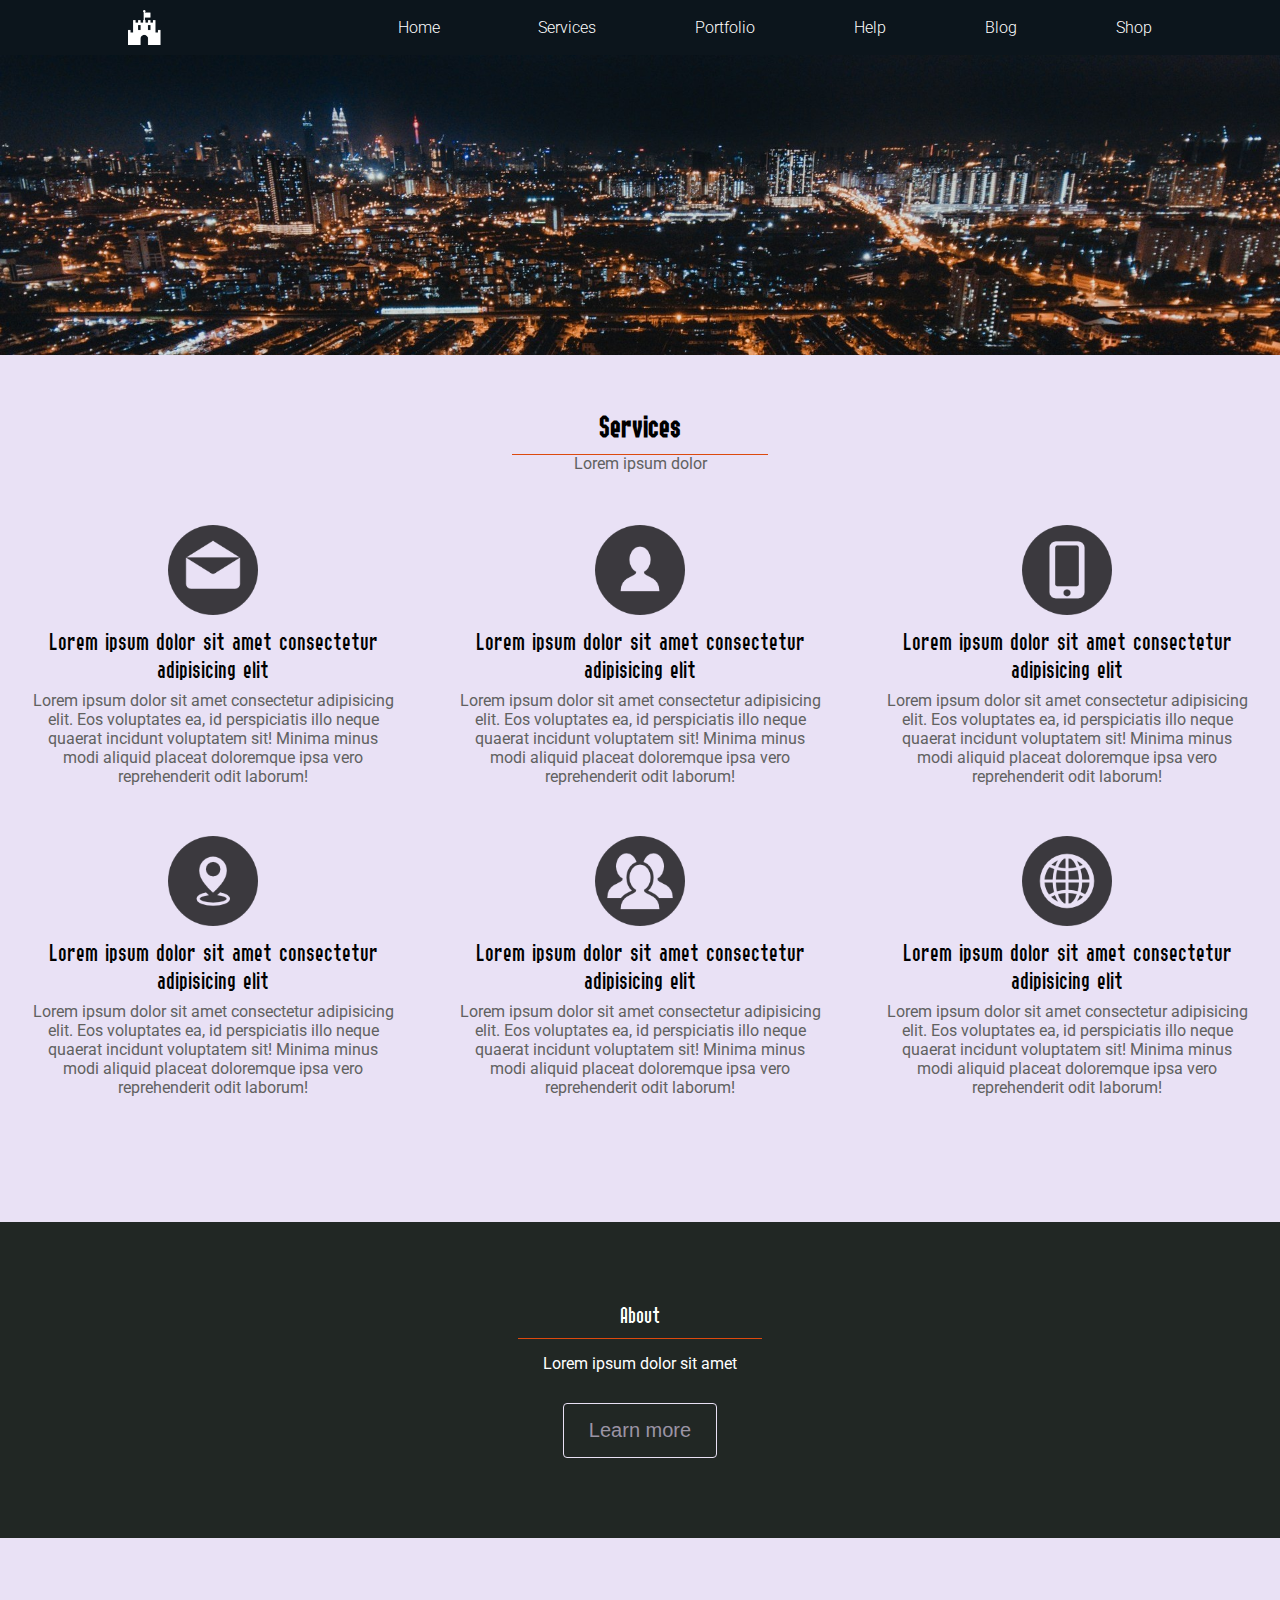
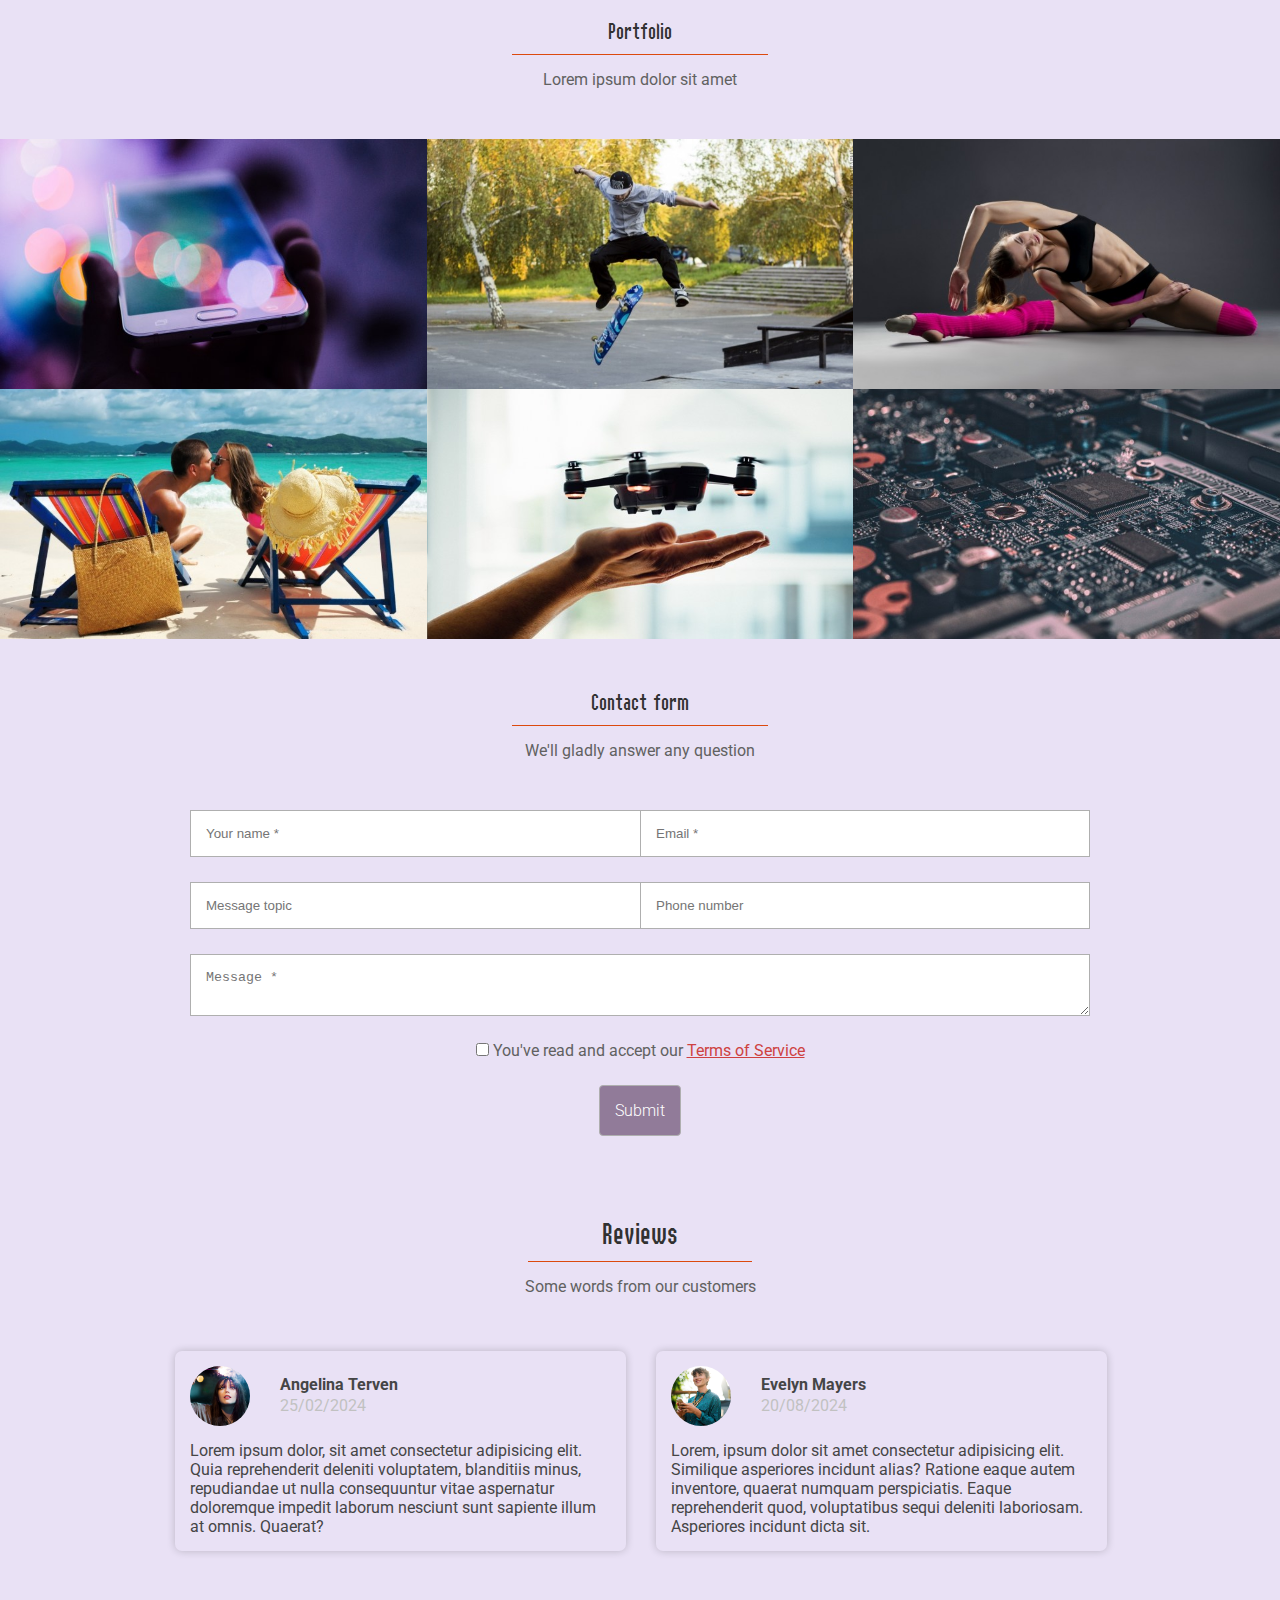
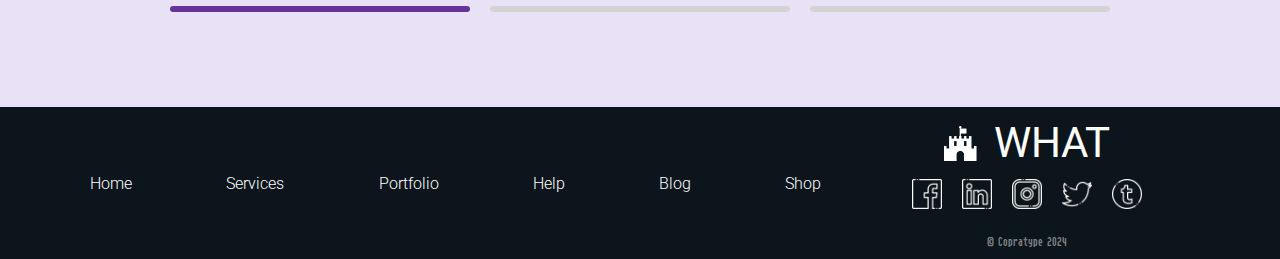
<file: index.html>
<!DOCTYPE html>
<html lang="en" dir="ltr">
    <head>
        <meta charset = "utf-8">

        <title>This is title</title>

        <link rel="stylesheet" type="text/css" href="css/style.css">
        <link rel="stylesheet" type="text/css" href="css/fonts.css">

        <link href="https://fonts.googleapis.com/css?family=Roboto:300,400,500&display=swap&subset=cyrillic" rel="stylesheet">

        <script src="https://code.jquery.com/jquery-3.5.1.min.js"></script>

        <script src="js/script.js"></script>
        <script src="js/popup.js"></script>

        <meta name="viewport" content="width=device-width, initial-scale=1">
        
    </head>
    <body>
        <header>
            <nav id="topNav">
                <img src="img/fort-icon.png" alt="">
                <ul class="menu">
                    <li><a href="index.html" class="menu-element" data-link="top" title="Home">Home</a></li>
                    <li><a href="#services" class="menu-element" data-link="services" title="Area?">Services</a></li>
                    <li><a href="gallery.html" class="menu-element" title="Free">Portfolio</a></li>
                    <li><a href="contacts.html" class="menu-element" title="Help">Help</a></li> 
                    <li><a href="blog.html" class="menu-element" title="Blog">Blog</a></li> 
                    <li><a href="shop.html" class="menu-element" title="Shop">Shop</a></li> 
                </ul>
                <div id="hamburger" class="icon">&#9776;</div>
            </nav>
        </header>
        <main>
            <section id="top">
                <img class="top-image" src="img/03.jpg" alt="">
            </section>
            <section class="services" id="services">
                <h1>Services</h1>
                <div class="delimiter">
                    <p>Lorem ipsum dolor</p>
                </div>
                <div class="services-container">
                    <div class="container-row">
                        <div class="row-item">
                            <img class="item-img" src="img/icon-1.png" alt="">
                            <h2>Lorem ipsum dolor sit amet consectetur adipisicing elit</h2>
                            <p>Lorem ipsum dolor sit amet consectetur adipisicing elit. Eos voluptates ea, id perspiciatis illo neque quaerat incidunt voluptatem sit! Minima minus modi aliquid placeat doloremque ipsa vero reprehenderit odit laborum!</p>
                        </div>
                        <div class="row-item">
                            <img class="item-img" src="img/icon-2.png" alt="">
                            <h2>Lorem ipsum dolor sit amet consectetur adipisicing elit</h2>
                            <p>Lorem ipsum dolor sit amet consectetur adipisicing elit. Eos voluptates ea, id perspiciatis illo neque quaerat incidunt voluptatem sit! Minima minus modi aliquid placeat doloremque ipsa vero reprehenderit odit laborum!</p>
                        </div>
                        <div class="row-item">
                            <img class="item-img" src="img/icon-3.png" alt="">
                            <h2>Lorem ipsum dolor sit amet consectetur adipisicing elit</h2>
                            <p>Lorem ipsum dolor sit amet consectetur adipisicing elit. Eos voluptates ea, id perspiciatis illo neque quaerat incidunt voluptatem sit! Minima minus modi aliquid placeat doloremque ipsa vero reprehenderit odit laborum!</p>
                        </div>
                        <div class="row-item">
                            <img class="item-img" src="img/icon-4.png" alt="">
                            <h2>Lorem ipsum dolor sit amet consectetur adipisicing elit</h2>
                            <p>Lorem ipsum dolor sit amet consectetur adipisicing elit. Eos voluptates ea, id perspiciatis illo neque quaerat incidunt voluptatem sit! Minima minus modi aliquid placeat doloremque ipsa vero reprehenderit odit laborum!</p>
                        </div>
                        <div class="row-item">
                            <img class="item-img" src="img/icon-5.png" alt="">
                            <h2>Lorem ipsum dolor sit amet consectetur adipisicing elit</h2>
                            <p>Lorem ipsum dolor sit amet consectetur adipisicing elit. Eos voluptates ea, id perspiciatis illo neque quaerat incidunt voluptatem sit! Minima minus modi aliquid placeat doloremque ipsa vero reprehenderit odit laborum!</p>
                        </div>
                        <div class="row-item">
                            <img class="item-img" src="img/icon-6.png" alt="">
                            <h2>Lorem ipsum dolor sit amet consectetur adipisicing elit</h2>
                            <p>Lorem ipsum dolor sit amet consectetur adipisicing elit. Eos voluptates ea, id perspiciatis illo neque quaerat incidunt voluptatem sit! Minima minus modi aliquid placeat doloremque ipsa vero reprehenderit odit laborum!</p>
                        </div>
                    </div>
                </div>
            </section>
            <section class="overlay black-back">
                <h2 class="main-title">About</h2>
                <div class="delimiter"></div>
                <p class="main-title-description">Lorem ipsum dolor sit amet</p>
                <button class="common-button" type="button" name="button">Learn more</button>
            </section>
            <section class="portfolio" id="portfolio">
                <h2 class="main-title">Portfolio</h2>
                <div class="delimiter"></div>
                <p class="main-title-description">Lorem ipsum dolor sit amet</p>
                <div class="portfolio-container">
                    <div class="portfolio-item" style="background-image: url('img/portfolio/img14.jpg')" data-src="img/portfolio/img14.jpg">
                        <div class="description-container">
                            <p class="portfolio-title">Lorem ipsum dolor</p>
                            <p class="portfolio-description">
                                Rem deleniti illo neque illum cum laboriosam ratione numquam iste animi quae cupiditate a quam,
                                architecto repellendus soluta tempora tenetur nesciunt temporibus?
                            </p>
                        </div>
                    </div>
                    <div class="portfolio-item" style="background-image: url('img/portfolio/img08.jpg')" data-src="img/portfolio/img08.jpg">
                        <div class="description-container">
                            <p class="portfolio-title">Lorem ipsum dolor</p>
                            <p class="portfolio-description">
                                Rem deleniti illo neque illum cum laboriosam ratione numquam iste animi quae cupiditate a quam,
                                architecto repellendus soluta tempora tenetur nesciunt temporibus?
                            </p>
                        </div>
                    </div>
                    <div class="portfolio-item" style="background-image: url('img/portfolio/img07.jpg')" data-src="img/portfolio/img07.jpg">
                        <div class="description-container">
                            <p class="portfolio-title">Lorem ipsum dolor</p>
                            <p class="portfolio-description">
                                Rem deleniti illo neque illum cum laboriosam ratione numquam iste animi quae cupiditate a quam,
                                architecto repellendus soluta tempora tenetur nesciunt temporibus?
                            </p>
                        </div>
                    </div>
                    <div class="portfolio-item" style="background-image: url('img/portfolio/img04.jpg')" data-src="img/portfolio/img04.jpg">
                        <div class="description-container">
                            <p class="portfolio-title">Lorem ipsum dolor</p>
                            <p class="portfolio-description">
                                Rem deleniti illo neque illum cum laboriosam ratione numquam iste animi quae cupiditate a quam,
                                architecto repellendus soluta tempora tenetur nesciunt temporibus?
                            </p>
                        </div>
                    </div>
                    <div class="portfolio-item" style="background-image: url('img/portfolio/img10.jpg')" data-src="img/portfolio/img10.jpg">
                        <div class="description-container">
                            <p class="portfolio-title">Lorem ipsum dolor</p>
                            <p class="portfolio-description">
                                Rem deleniti illo neque illum cum laboriosam ratione numquam iste animi quae cupiditate a quam,
                                architecto repellendus soluta tempora tenetur nesciunt temporibus?
                            </p>
                        </div>
                    </div>
                    <div class="portfolio-item" style="background-image: url('img/portfolio/img12.jpg')" data-src="img/portfolio/img12.jpg">
                        <div class="description-container">
                            <p class="portfolio-title">Lorem ipsum dolor</p>
                            <p class="portfolio-description">
                                Rem deleniti illo neque illum cum laboriosam ratione numquam iste animi quae cupiditate a quam,
                                architecto repellendus soluta tempora tenetur nesciunt temporibus?
                            </p>
                        </div>
                    </div>
                </div>
            </section>
            <section class="contact" id="contact">
                <h2 class="main-title">Contact form</h2>
                <div class="delimiter"></div>
                <p class="main-title-description">We'll gladly answer any question</p>
                <form id="contactform" method="post" action="contact.php" class="contact-form">
                    <input name="name" type="text" class="col" placeholder="Your name *" required>
                    <input name="email" type="email" class="col" placeholder="Email *" required>
                    <input name="theme" type="text" class="col" placeholder="Message topic">
                    <input name="phone" type="tel" class="col" placeholder="Phone number">
                    <textarea name="comment" class="row-col" placeholder="Message *" required></textarea>
                    <span class="row-col check">
                        <input id="accept" type="checkbox" class="" required>
                        <label for="accept">You've read and accept our
                            <a href="#">Terms of Service</a></label>
                    </span>
                    <input type="submit" id="submit" class="submit btn" placeholder="Send message">
                </form>
            </section>
            <section class="testimonials">
                <h1 class="main-title">Reviews</h1>
                <div class="delimiter"></div>
                <p class="main-title-description">Some words from our customers</p>
                <div class="testimonials-container">
                    <div class="testimonials-inner">
                        <div class="testimonials-card">
                            <div class="card-row">
                                <img class="card-img" src="img/testimonials/04.jpg" alt="">
                                <div class="card-head">
                                    <h4>Angelina Terven</h4>
                                    <span>25/02/2024</span>
                                </div>  
                            </div> 
                            <p>Lorem ipsum dolor, sit amet consectetur adipisicing elit. Quia reprehenderit deleniti voluptatem, blanditiis minus, repudiandae ut nulla consequuntur vitae aspernatur doloremque impedit laborum nesciunt sunt sapiente illum at omnis. Quaerat?</p>
                        </div>
                        <div class="testimonials-card">
                            <div class="card-row">
                                <img class="card-img" src="img/testimonials/01.jpg" alt="">
                                <div class="card-head">
                                    <h4>Evelyn Mayers</h4>
                                    <span>20/08/2024</span>
                                </div>
                            </div>
                            <p>Lorem, ipsum dolor sit amet consectetur adipisicing elit. Similique asperiores incidunt alias? Ratione eaque autem inventore, quaerat numquam perspiciatis. Eaque reprehenderit quod, voluptatibus sequi deleniti laboriosam. Asperiores incidunt dicta sit.</p>    
                        </div>
                        <div class="testimonials-card">
                            <div class="card-row">
                                <img class="card-img" src="img/testimonials/02.jpg" alt="">
                                <div class="card-head">
                                    <h4>Edgar Carson</h4>
                                    <span>13/07/2024</span>
                                </div>
                            </div> 
                            <p>Lorem ipsum dolor sit amet, consectetur adipisicing elit. Iste minima nulla nostrum dignissimos molestias at, quos nihil consequatur. Dicta dolor mollitia suscipit maiores sit, sequi id libero a itaque temporibus?</p>   
                        </div>
                        <div class="testimonials-card">
                            <div class="card-row">
                                <img class="card-img" src="img/testimonials/06.jpg" alt="">
                                <div class="card-head">
                                    <h4>Harmony Kramer</h4>
                                    <span>35/02/2024</span>
                                </div>
                            </div>   
                            <p>Lorem ipsum dolor sit amet consectetur, adipisicing elit. Consequuntur, pariatur beatae voluptate assumenda perspiciatis optio. Harum ex placeat, blanditiis architecto, vero accusantium, minima reprehenderit sit laboriosam voluptate expedita exercitationem nulla.</p> 
                        </div>
                        <div class="testimonials-card">
                            <div class="card-row">
                                <img class="card-img" src="img/testimonials/05.jpg" alt="">
                                <div class="card-head">
                                    <h4>David Erickson</h4>
                                    <span>12/05/2024</span>
                                </div>
                            </div> 
                            <p>Lorem ipsum, dolor sit amet consectetur adipisicing elit. Quidem vitae placeat in nulla eaque ducimus corrupti magnam rem sit, excepturi, velit tempora? Veniam corporis assumenda omnis velit iure laudantium debitis?</p>   
                        </div>
                        <div class="testimonials-card">
                            <div class="card-row">
                                <img class="card-img" src="img/testimonials/03.jpg" alt="">
                                <div class="card-head">
                                    <h4>Bob Robertson</h4>
                                    <span>09/12/2024</span>
                                </div>
                            </div>
                            <p>Lorem ipsum dolor sit amet consectetur, adipisicing elit. Eveniet quisquam sed, excepturi ipsum expedita animi sapiente dolores laudantium ducimus aliquam iste! Iure, quo dignissimos eius dolores vel quisquam tempore nisi!</p>    
                        </div>
                    </div>
                    <div class="testimonials-controls">
                        <div class="control-item active"></div>
                        <div class="control-item"></div>
                        <div class="control-item"></div>
                    </div>
                </div>
            </section>
        </main>  
        <footer>
            <nav>
                <ul>
                    <li><a href="index.html" class="menu-element" data-link="top" title="Home">Home</a></li>
                    <li><a href="#services" class="menu-element" data-link="services" title="Area?">Services</a></li>
                    <li><a href="gallery.html" class="menu-element" title="Free">Portfolio</a></li>
                    <li><a href="contacts.html" class="menu-element" title="Help">Help</a></li> 
                    <li><a href="blog.html" class="menu-element" title="Blog">Blog</a></li> 
                    <li><a href="shop.html" class="menu-element" title="Shop">Shop</a></li> 
                </ul>
                <div>
                    <div class="brand">
                        <img src="img/fort-icon.png" alt="Website logo">
                        <span>WHAT</span>
                    </div>
                    <div class="social">
                        <a href="#" title="Facebook" target="_blank">
                            <img class="social-img" src="img/social/001-facebook.png" alt="Facebook">
                        </a>
                        <a href="#" title="LinkedIn" target="_blank">
                            <img class="social-img" src="img/social/004-linkedin.png" alt="LinkedIn">
                        </a>
                        <a href="#" title="Instagram" target="_blank">
                            <img class="social-img" src="img/social/005-instagram.png" alt="Instagram">
                        </a>
                        <a href="#" title="Twitter" target="_blank">
                            <img class="social-img" src="img/social/007-twitter.png" alt="Twitter">
                        </a>
                        <a href="#" title="Tumblr" target="_blank">
                            <img class="social-img" src="img/social/010-tumblr.png" alt="Tumblr">
                        </a>
                    </div>
                    <div class="copyright">© Copratype 2024</div>
                </div>
            </nav>
        </footer> 
    </body>
</html>
</file>
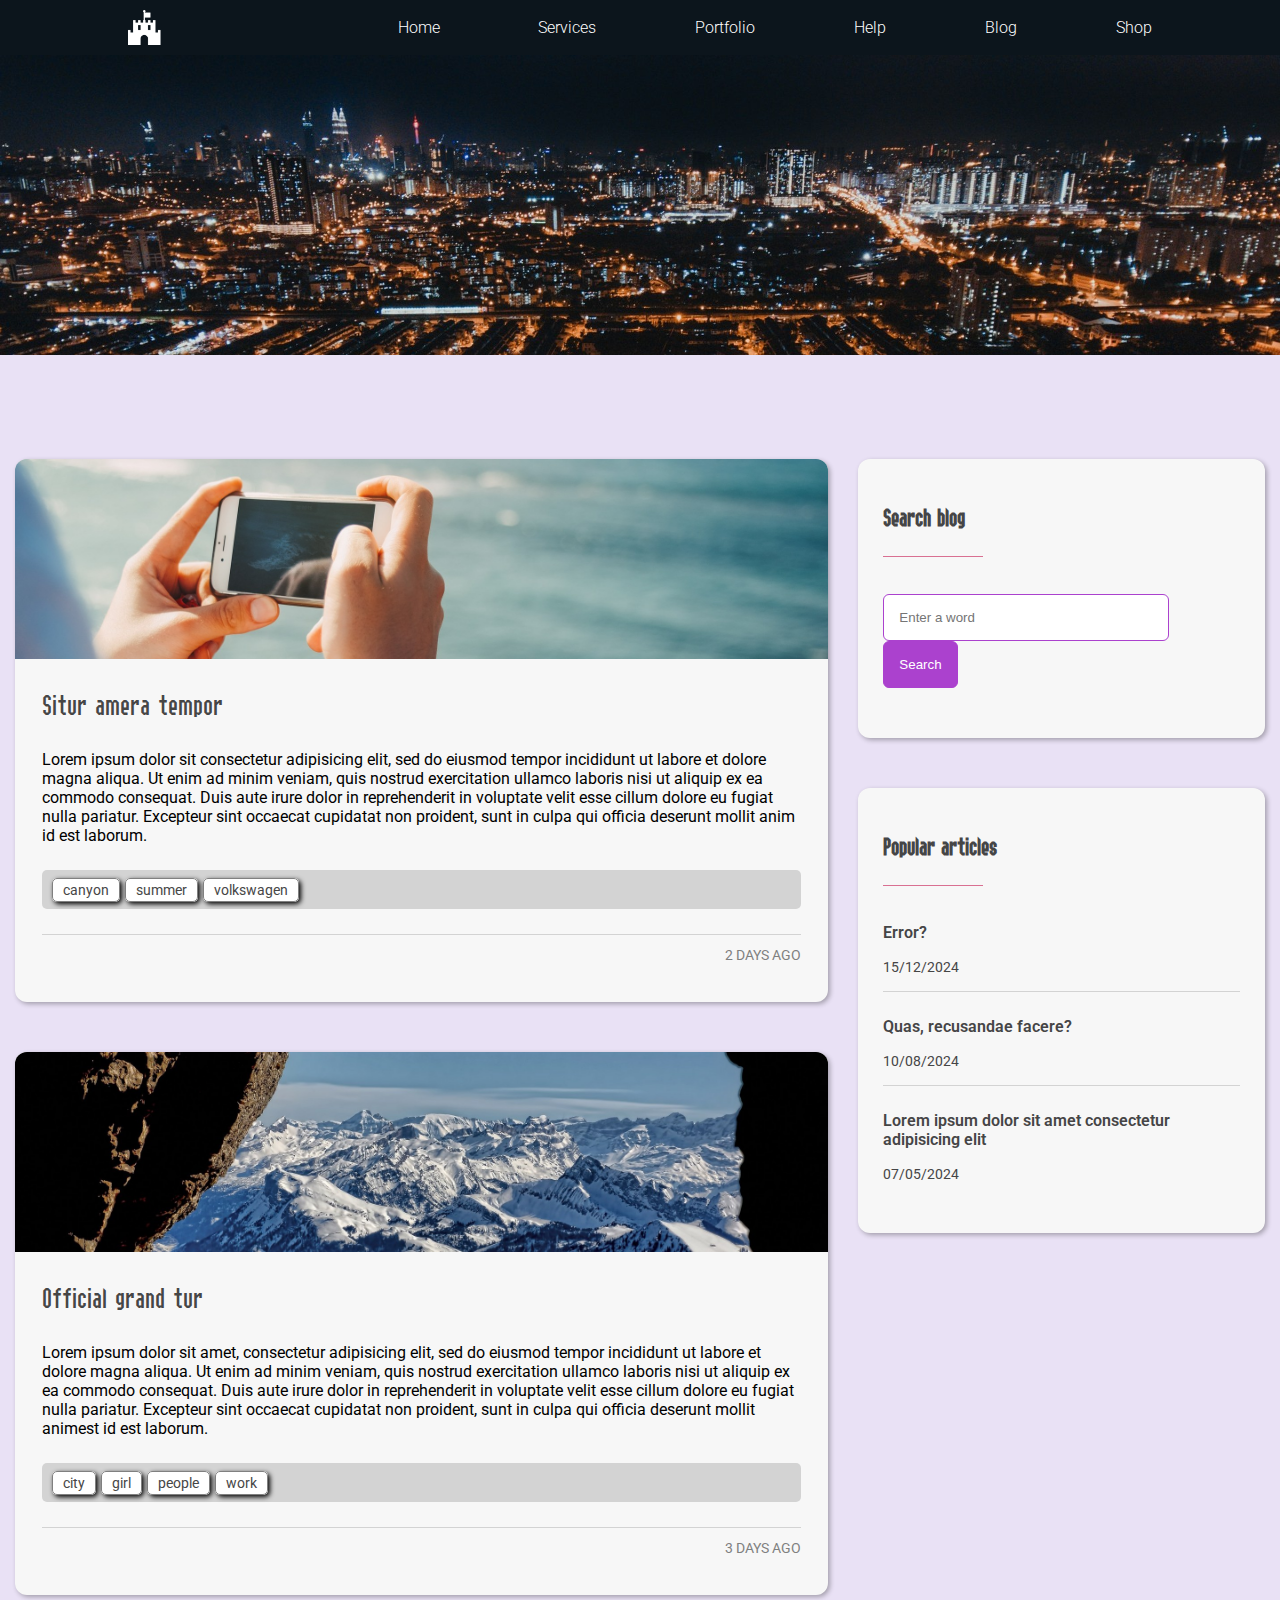
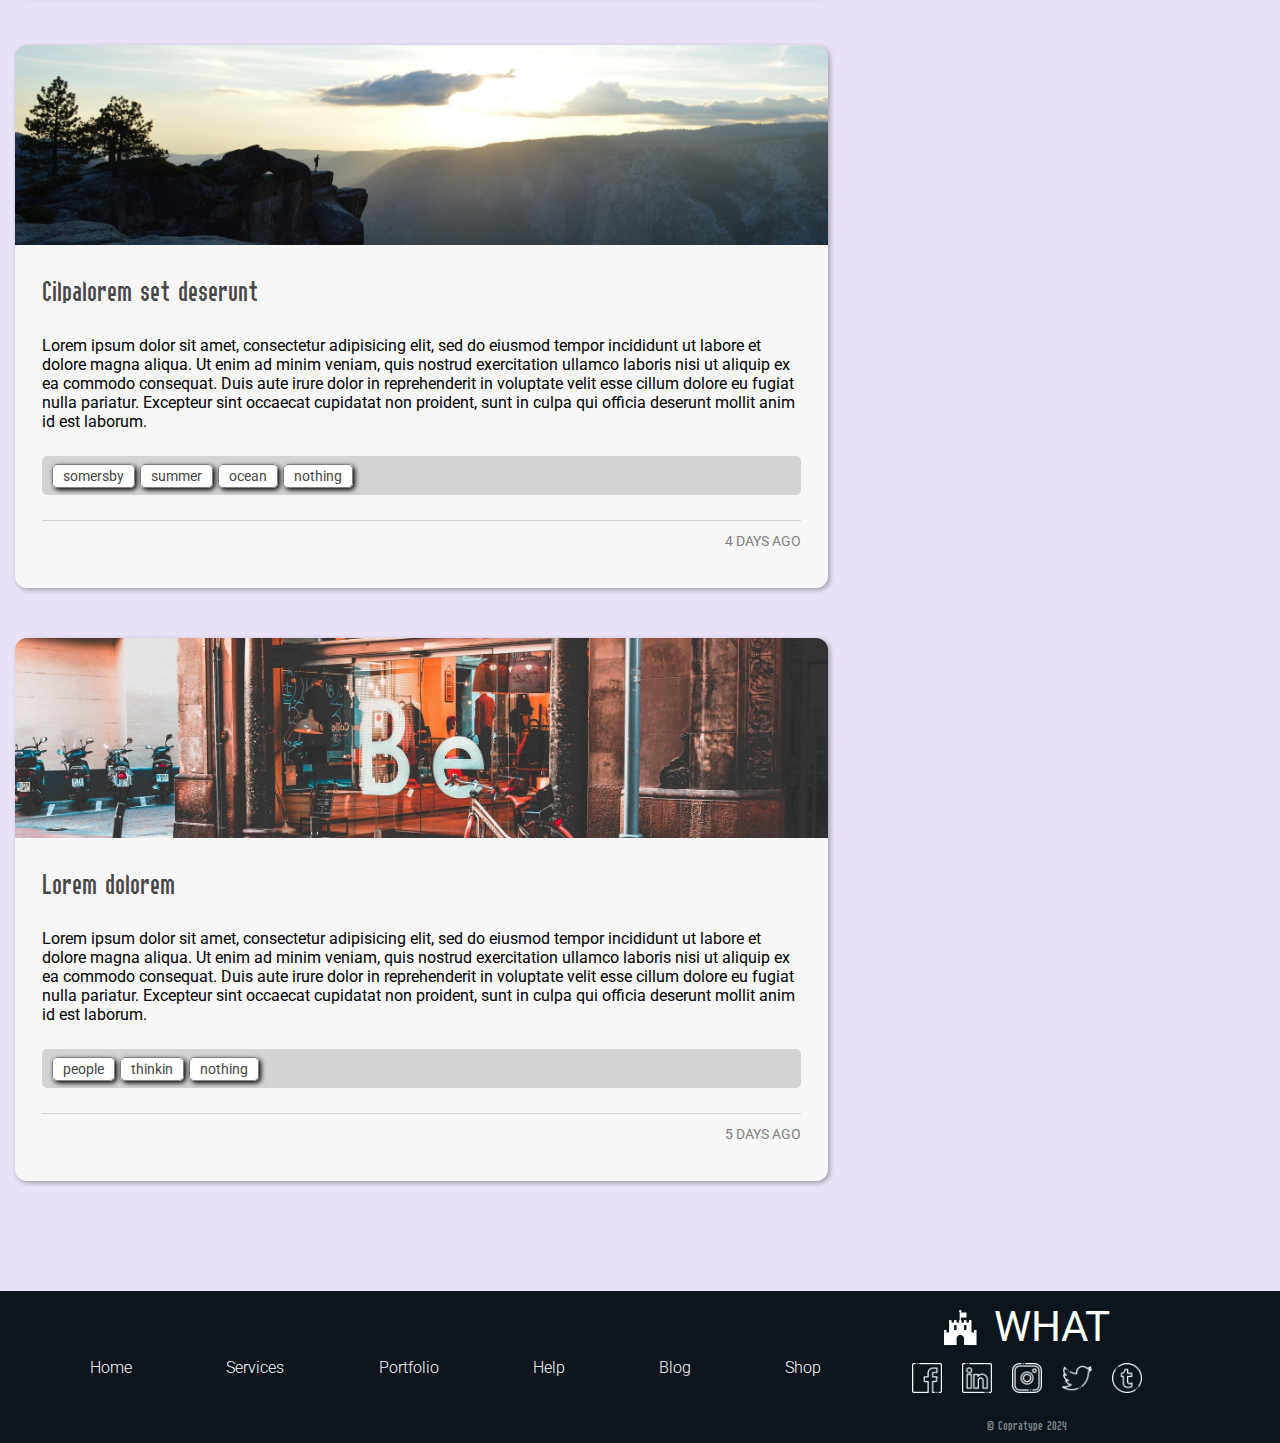
<file: blog.html>
<!DOCTYPE html>
<html lang="en" dir="ltr">
    <head>
        <meta charset = "utf-8">

        <title>Blog</title>

        <link rel="stylesheet" type="text/css" href="css/style.css">
        <link rel="stylesheet" type="text/css" href="css/blog.css">
        <link rel="stylesheet" type="text/css" href="css/fonts.css">

        <link href="https://fonts.googleapis.com/css?family=Roboto:300,400,500&display=swap&subset=cyrillic" rel="stylesheet">

        <script src="https://code.jquery.com/jquery-3.5.1.min.js"></script>

        <script src="js/script.js"></script>
        <script src="js/blog.js"></script>

        <meta name="viewport" content="width=device-width, initial-scale=1">
        
    </head>
    <body>
        <header>
            <nav id="topNav">
                <img src="img/fort-icon.png" alt="">
                <ul class="menu">
                    <li><a href="index.html" class="menu-element" data-link="top" title="Home">Home</a></li>
                    <li><a href="#services" class="menu-element" data-link="services" title="Area?">Services</a></li>
                    <li><a href="gallery.html" class="menu-element" title="Free">Portfolio</a></li>
                    <li><a href="contacts.html" class="menu-element" title="Help">Help</a></li> 
                    <li><a href="blog.html" class="menu-element" title="Blog">Blog</a></li> 
                    <li><a href="shop.html" class="menu-element" title="Shop">Shop</a></li> 
                </ul>
                <div id="hamburger" class="icon">&#9776;</div>
            </nav>
        </header>
        <main>
            <section id="top">
                <img class="top-image" src="img/03.jpg" alt="">
            </section>
            <article class="blog-article">
                <div class="blog-container">
                    <section class="blog-card">
                        <div class="blog-header">
                            <div class="blog-cover">
                            </div>
                        </div>
                        <div class="blog-body">
                            <div>
                                <div class="blog-title">
                                    <h2>Lorem ipsum dolor, sit amet consectetur adipisicing elit</h2>
                                </div>
                                <div class="blog-text">
                                    <p>Lorem ipsum dolor sit amet consectetur adipisicing elit. Qui magnam impedit, voluptate ea vero illum aliquam iure, ullam facere dolore in quaerat at quae velit, explicabo esse? Temporibus, enim delectus.</p>
                                </div>
                                <div class="blog-tags">
                                    <ul>
                                        <li><a href="#">lorem</a></li>
                                        <li><a href="#">ipsum</a></li>
                                        <li><a href="#">dolor</a></li>
                                        <li><a href="#">amet</a></li>
                                    </ul>
                                </div>
                                <div class="blog-footer">
                                    <div class="published-date">
                                        5 days ago
                                    </div>
                                </div>
                            </div>
                        </div>
                    </section>
                    <section class="blog-card">
                        <div class="blog-header">
                            <div class="blog-cover">
                            </div>
                        </div>
                        <div class="blog-body">
                            <div>
                                <div class="blog-title">
                                    <h2>Lorem ipsum dolor, sit amet consectetur adipisicing elit</h2>
                                </div>
                                <div class="blog-text">
                                    <p>Lorem ipsum dolor sit amet consectetur adipisicing elit. Qui magnam impedit, voluptate ea vero illum aliquam iure, ullam facere dolore in quaerat at quae velit, explicabo esse? Temporibus, enim delectus.</p>
                                </div>
                                <div class="blog-tags">
                                    <ul>
                                        <li><a href="#">lorem</a></li>
                                        <li><a href="#">ipsum</a></li>
                                        <li><a href="#">dolor</a></li>
                                        <li><a href="#">amet</a></li>
                                    </ul>
                                </div>
                                <div class="blog-footer">
                                    <div class="published-date">
                                        5 days ago
                                    </div>
                                </div>
                            </div>
                        </div>
                    </section>
                </div>
                <aside class="blog-aside">
                    <div class="aside-search">
                        <h3 class="search-title">Search blog</h3>
                        <div class="search-delimiter"></div>
                        <input class="search-text" type="search" name="search-text" value="" placeholder="Enter a word">
                        <input class="search-do" type="submit" name="search-do" value="Search" >
                    </div>
                    <div class="aside-recent">
                        <h3 class="search-title">Popular articles</h3>
                        <div class="search-delimiter"></div>
                        <div class="recent-item">
                            <p>Error?</p>
                            <span>15/12/2024</span>
                        </div>
                        <div class="recent-item">
                            <p>Quas, recusandae facere?</p>
                            <span>10/08/2024</span>
                        </div>
                        <div class="recent-item">
                            <p>Lorem ipsum dolor sit amet consectetur adipisicing elit</p>
                            <span>07/05/2024</span>
                        </div>
                    </div>
                </aside>
            </article>
        </main>  
        <footer>
            <nav>
                <ul>
                    <li><a href="index.html" class="menu-element" data-link="top" title="Home">Home</a></li>
                    <li><a href="#services" class="menu-element" data-link="services" title="Area?">Services</a></li>
                    <li><a href="gallery.html" class="menu-element" title="Free">Portfolio</a></li>
                    <li><a href="contacts.html" class="menu-element" title="Help">Help</a></li> 
                    <li><a href="blog.html" class="menu-element" title="Blog">Blog</a></li> 
                    <li><a href="shop.html" class="menu-element" title="Shop">Shop</a></li> 
                </ul>
                <div>
                    <div class="brand">
                        <img src="img/fort-icon.png" alt="Website logo">
                        <span>WHAT</span>
                    </div>
                    <div class="social">
                        <a href="#" title="Facebook" target="_blank">
                            <img class="social-img" src="img/social/001-facebook.png" alt="Facebook">
                        </a>
                        <a href="#" title="LinkedIn" target="_blank">
                            <img class="social-img" src="img/social/004-linkedin.png" alt="LinkedIn">
                        </a>
                        <a href="#" title="Instagram" target="_blank">
                            <img class="social-img" src="img/social/005-instagram.png" alt="Instagram">
                        </a>
                        <a href="#" title="Twitter" target="_blank">
                            <img class="social-img" src="img/social/007-twitter.png" alt="Twitter">
                        </a>
                        <a href="#" title="Tumblr" target="_blank">
                            <img class="social-img" src="img/social/010-tumblr.png" alt="Tumblr">
                        </a>
                    </div>
                    <div class="copyright">© Copratype 2024</div>
                </div>
            </nav>
        </footer> 
    </body>
</html>
</file>
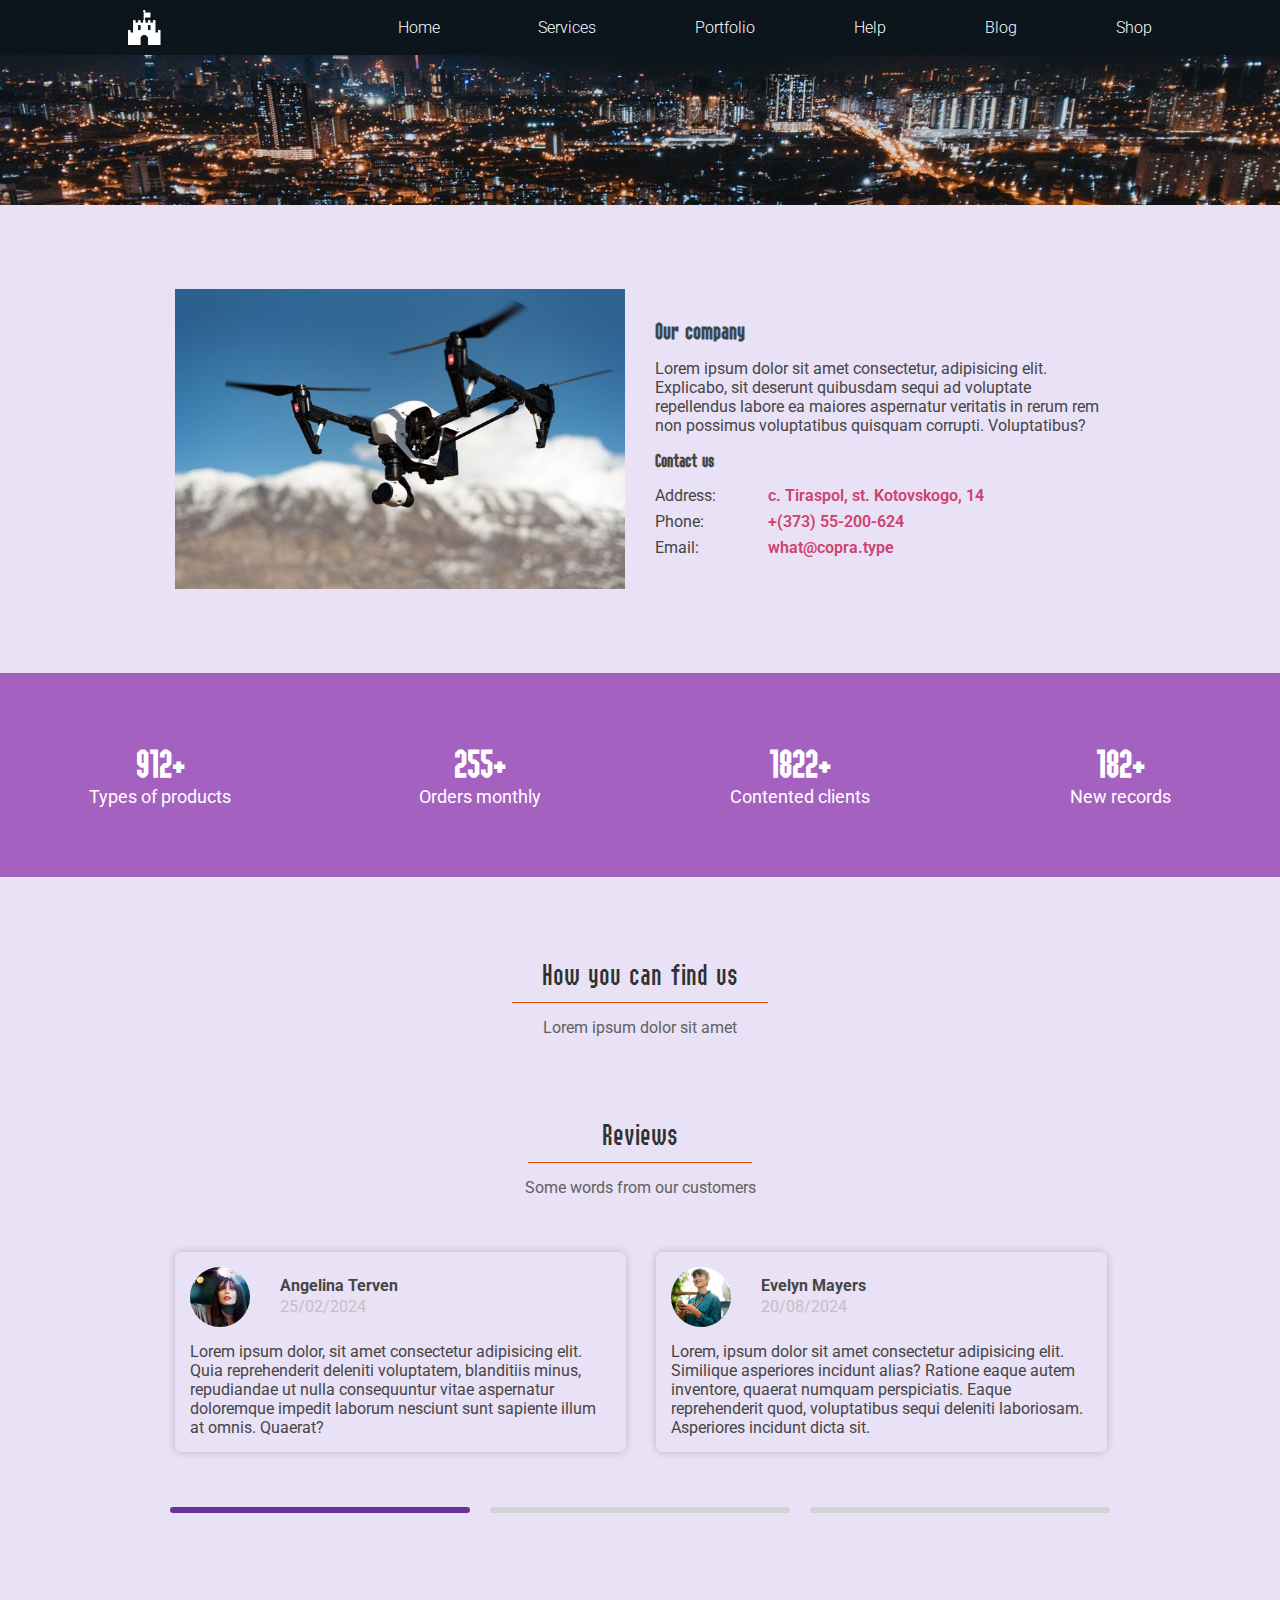
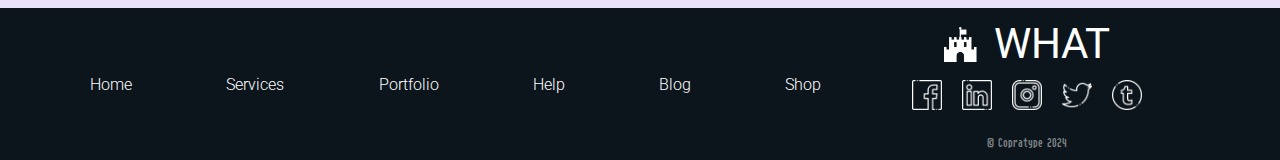
<file: contacts.html>
<!DOCTYPE html>
<html lang="en" dir="ltr">
    <head>
        <meta charset = "utf-8">

        <title>Contacts</title>

        <link rel="stylesheet" type="text/css" href="css/style.css">
        <link rel="stylesheet" type="text/css" href="css/fonts.css">

        <link href="https://fonts.googleapis.com/css?family=Roboto:300,400,500&display=swap&subset=cyrillic" rel="stylesheet">

        <script src="https://code.jquery.com/jquery-3.5.1.min.js"></script>

        <script src="js/script.js"></script>
        <script src="js/popup.js"></script>
        <script src="js/counter.js"></script>

        <meta name="viewport" content="width=device-width, initial-scale=1">
        
    </head>
    <body>
        <header>
            <nav id="topNav">
                <img src="img/fort-icon.png" alt="">
                <ul class="menu">
                    <li><a href="index.html" class="menu-element" title="Home">Home</a></li>
                    <li><a href="#services" class="menu-element" data-link="services" title="Area?">Services</a></li>
                    <li><a href="gallery.html" class="menu-element" title="Free">Portfolio</a></li>
                    <li><a href="contacts.html" class="menu-element" title="Help">Help</a></li> 
                    <li><a href="blog.html" class="menu-element" title="Blog">Blog</a></li> 
                    <li><a href="shop.html" class="menu-element" title="Shop">Shop</a></li> 
                </ul>
                <div id="hamburger" class="icon">&#9776;</div>
            </nav>
        </header>
        <main>
            <section id="top">
                <img class="top-image top-image-sub" src="img/03.jpg" alt="">
            </section>
            <section class="about-us">
                <div class="about-container">
                    <div class="about-row">
                        <div class="about-column">
                            <div class="content-left">
                                <img src="img/portfolio/img09.jpg" alt="About us">
                            </div>
                        </div>
                        <div class="about-column">
                            <div class="content-right">
                                <h2>Our company</h2>
                                <p>Lorem ipsum dolor sit amet consectetur, adipisicing elit. Explicabo, sit deserunt quibusdam sequi ad voluptate repellendus labore ea maiores aspernatur veritatis in rerum rem non possimus voluptatibus quisquam corrupti. Voluptatibus?</p>
                                <h3>Contact us</h3>
                                <div class="about-contact">
                                    <span>Address:</span>
                                    <span>c. Tiraspol, st. Kotovskogo, 14</span>
                                </div>
                                <div class="about-contact">
                                    <span>Phone:</span>
                                    <span>+(373) 55-200-624</span>
                                </div>
                                <div class="about-contact">
                                    <span>Email:</span>
                                    <span>what@copra.type</span>
                                </div>
                            </div>
                        </div>
                    </div>
                </div>
            </section>
            <section class="our-achievement">
                <div class="achievement-container">
                    <div class="achievement-row">
                        <div class="achievement-column">
                            <div class="single-achievement">
                                <h3 class="counter">
                                    <span id="secondo1" class="countup" data-end="1250">1250</span>+
                                </h3>
                                <p>Types of products</p>
                            </div>
                        </div>
                        <div class="achievement-column">
                            <div class="single-achievement">
                                <h3 class="counter">
                                    <span id="secondo2" class="countup" data-end="350">350</span>+
                                </h3>
                                <p>Orders monthly</p>
                            </div>
                        </div>
                        <div class="achievement-column">
                            <div class="single-achievement">
                                <h3 class="counter">
                                    <span id="secondo3" class="countup" data-end="2500">2500</span>+
                                </h3>
                                <p>Contented clients</p>
                            </div>
                        </div>
                        <div class="achievement-column">
                            <div class="single-achievement">
                                <h3 class="counter">
                                    <span id="secondo4" class="countup" data-end="250">250</span>+
                                </h3>
                                <p>New records</p>
                            </div>
                        </div>
                    </div>
                </div>
            </section>
            <section id="map">
                <h1 class="main-title">How you can find us</h1>
                <div class="delimiter"></div>
                <p class="main-title-description">Lorem ipsum dolor sit amet</p>
                <script type="text/javascript" charset="utf-8" async src="https://api-maps.yandex.ru/services/constructor/1.0/js/?um=constructor%3A1df525ed7a1bd023086fd306d1e9ce1cafaecbe696c97618d6acdb6b077cdd3c&amp;width=100%25&amp;height=400&amp;lang=ru_RU&amp;scroll=true"></script>
                
            </section>
            <section class="testimonials">
                <h1 class="main-title">Reviews</h1>
                <div class="delimiter"></div>
                <p class="main-title-description">Some words from our customers</p>
                <div class="testimonials-container">
                    <div class="testimonials-inner">
                        <div class="testimonials-card">
                            <div class="card-row">
                                <img class="card-img" src="img/testimonials/04.jpg" alt="">
                                <div class="card-head">
                                    <h4>Angelina Terven</h4>
                                    <span>25/02/2024</span>
                                </div>  
                            </div> 
                            <p>Lorem ipsum dolor, sit amet consectetur adipisicing elit. Quia reprehenderit deleniti voluptatem, blanditiis minus, repudiandae ut nulla consequuntur vitae aspernatur doloremque impedit laborum nesciunt sunt sapiente illum at omnis. Quaerat?</p>
                        </div>
                        <div class="testimonials-card">
                            <div class="card-row">
                                <img class="card-img" src="img/testimonials/01.jpg" alt="">
                                <div class="card-head">
                                    <h4>Evelyn Mayers</h4>
                                    <span>20/08/2024</span>
                                </div>
                            </div>
                            <p>Lorem, ipsum dolor sit amet consectetur adipisicing elit. Similique asperiores incidunt alias? Ratione eaque autem inventore, quaerat numquam perspiciatis. Eaque reprehenderit quod, voluptatibus sequi deleniti laboriosam. Asperiores incidunt dicta sit.</p>    
                        </div>
                        <div class="testimonials-card">
                            <div class="card-row">
                                <img class="card-img" src="img/testimonials/02.jpg" alt="">
                                <div class="card-head">
                                    <h4>Edgar Carson</h4>
                                    <span>13/07/2024</span>
                                </div>
                            </div> 
                            <p>Lorem ipsum dolor sit amet, consectetur adipisicing elit. Iste minima nulla nostrum dignissimos molestias at, quos nihil consequatur. Dicta dolor mollitia suscipit maiores sit, sequi id libero a itaque temporibus?</p>   
                        </div>
                        <div class="testimonials-card">
                            <div class="card-row">
                                <img class="card-img" src="img/testimonials/06.jpg" alt="">
                                <div class="card-head">
                                    <h4>Harmony Kramer</h4>
                                    <span>35/02/2024</span>
                                </div>
                            </div>   
                            <p>Lorem ipsum dolor sit amet consectetur, adipisicing elit. Consequuntur, pariatur beatae voluptate assumenda perspiciatis optio. Harum ex placeat, blanditiis architecto, vero accusantium, minima reprehenderit sit laboriosam voluptate expedita exercitationem nulla.</p> 
                        </div>
                        <div class="testimonials-card">
                            <div class="card-row">
                                <img class="card-img" src="img/testimonials/05.jpg" alt="">
                                <div class="card-head">
                                    <h4>David Erickson</h4>
                                    <span>12/05/2024</span>
                                </div>
                            </div> 
                            <p>Lorem ipsum, dolor sit amet consectetur adipisicing elit. Quidem vitae placeat in nulla eaque ducimus corrupti magnam rem sit, excepturi, velit tempora? Veniam corporis assumenda omnis velit iure laudantium debitis?</p>   
                        </div>
                        <div class="testimonials-card">
                            <div class="card-row">
                                <img class="card-img" src="img/testimonials/03.jpg" alt="">
                                <div class="card-head">
                                    <h4>Bob Robertson</h4>
                                    <span>09/12/2024</span>
                                </div>
                            </div>
                            <p>Lorem ipsum dolor sit amet consectetur, adipisicing elit. Eveniet quisquam sed, excepturi ipsum expedita animi sapiente dolores laudantium ducimus aliquam iste! Iure, quo dignissimos eius dolores vel quisquam tempore nisi!</p>    
                        </div>
                    </div>
                    <div class="testimonials-controls">
                        <div class="control-item active"></div>
                        <div class="control-item"></div>
                        <div class="control-item"></div>
                    </div>
                </div>
            </section>
        </main>  
        <footer>
            <nav>
                <ul>
                    <li><a href="index.html" class="menu-element" title="Home">Home</a></li>
                    <li><a href="#services" class="menu-element" data-link="services" title="Area?">Services</a></li>
                    <li><a href="gallery.html" class="menu-element" title="Free">Portfolio</a></li>
                    <li><a href="contacts.html" class="menu-element" title="Help">Help</a></li> 
                    <li><a href="blog.html" class="menu-element" title="Blog">Blog</a></li> 
                    <li><a href="shop.html" class="menu-element" title="Shop">Shop</a></li> 
                </ul>
                <div>
                    <div class="brand">
                        <img src="img/fort-icon.png" alt="Website logo">
                        <span>WHAT</span>
                    </div>
                    <div class="social">
                        <a href="#" title="Facebook" target="_blank">
                            <img class="social-img" src="img/social/001-facebook.png" alt="Facebook">
                        </a>
                        <a href="#" title="LinkedIn" target="_blank">
                            <img class="social-img" src="img/social/004-linkedin.png" alt="LinkedIn">
                        </a>
                        <a href="#" title="Instagram" target="_blank">
                            <img class="social-img" src="img/social/005-instagram.png" alt="Instagram">
                        </a>
                        <a href="#" title="Twitter" target="_blank">
                            <img class="social-img" src="img/social/007-twitter.png" alt="Twitter">
                        </a>
                        <a href="#" title="Tumblr" target="_blank">
                            <img class="social-img" src="img/social/010-tumblr.png" alt="Tumblr">
                        </a>
                    </div>
                    <div class="copyright">© Copratype 2024</div>
                </div>
            </nav>
        </footer> 
    </body>
</html>
</file>
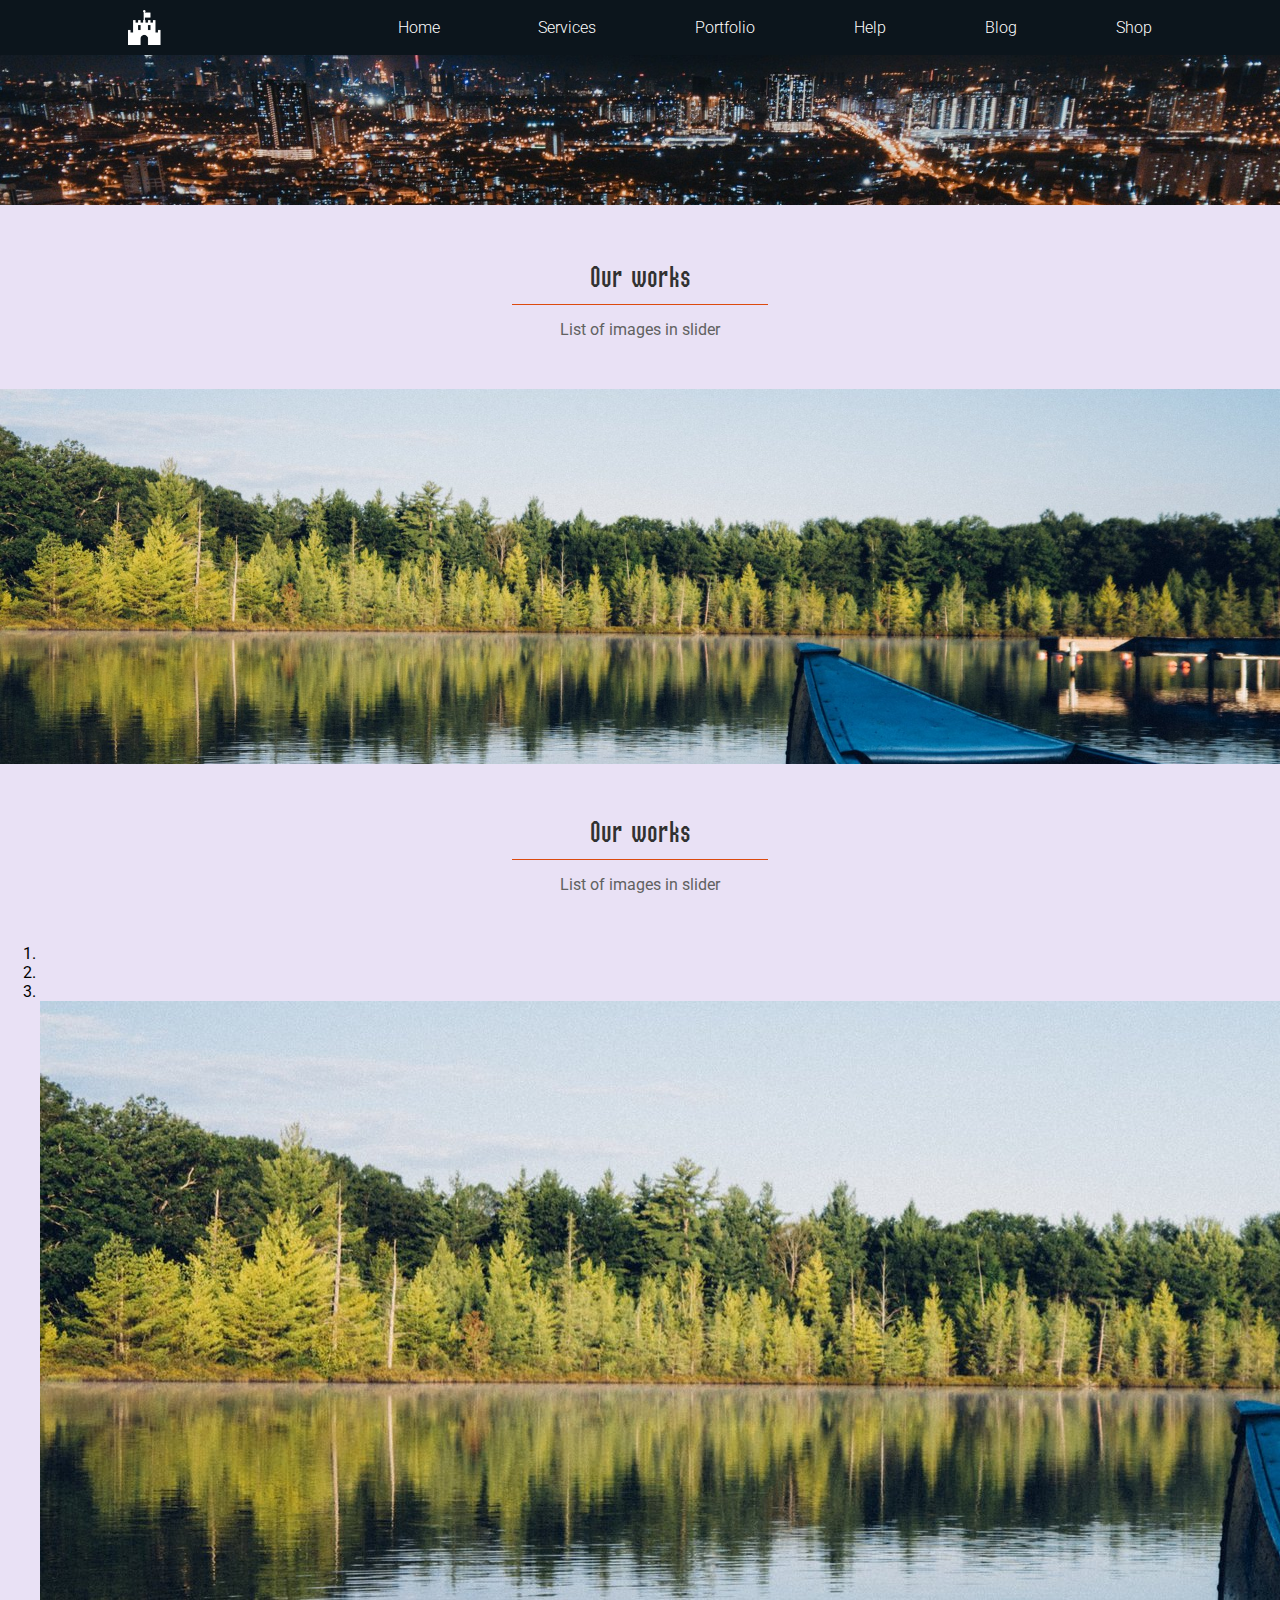
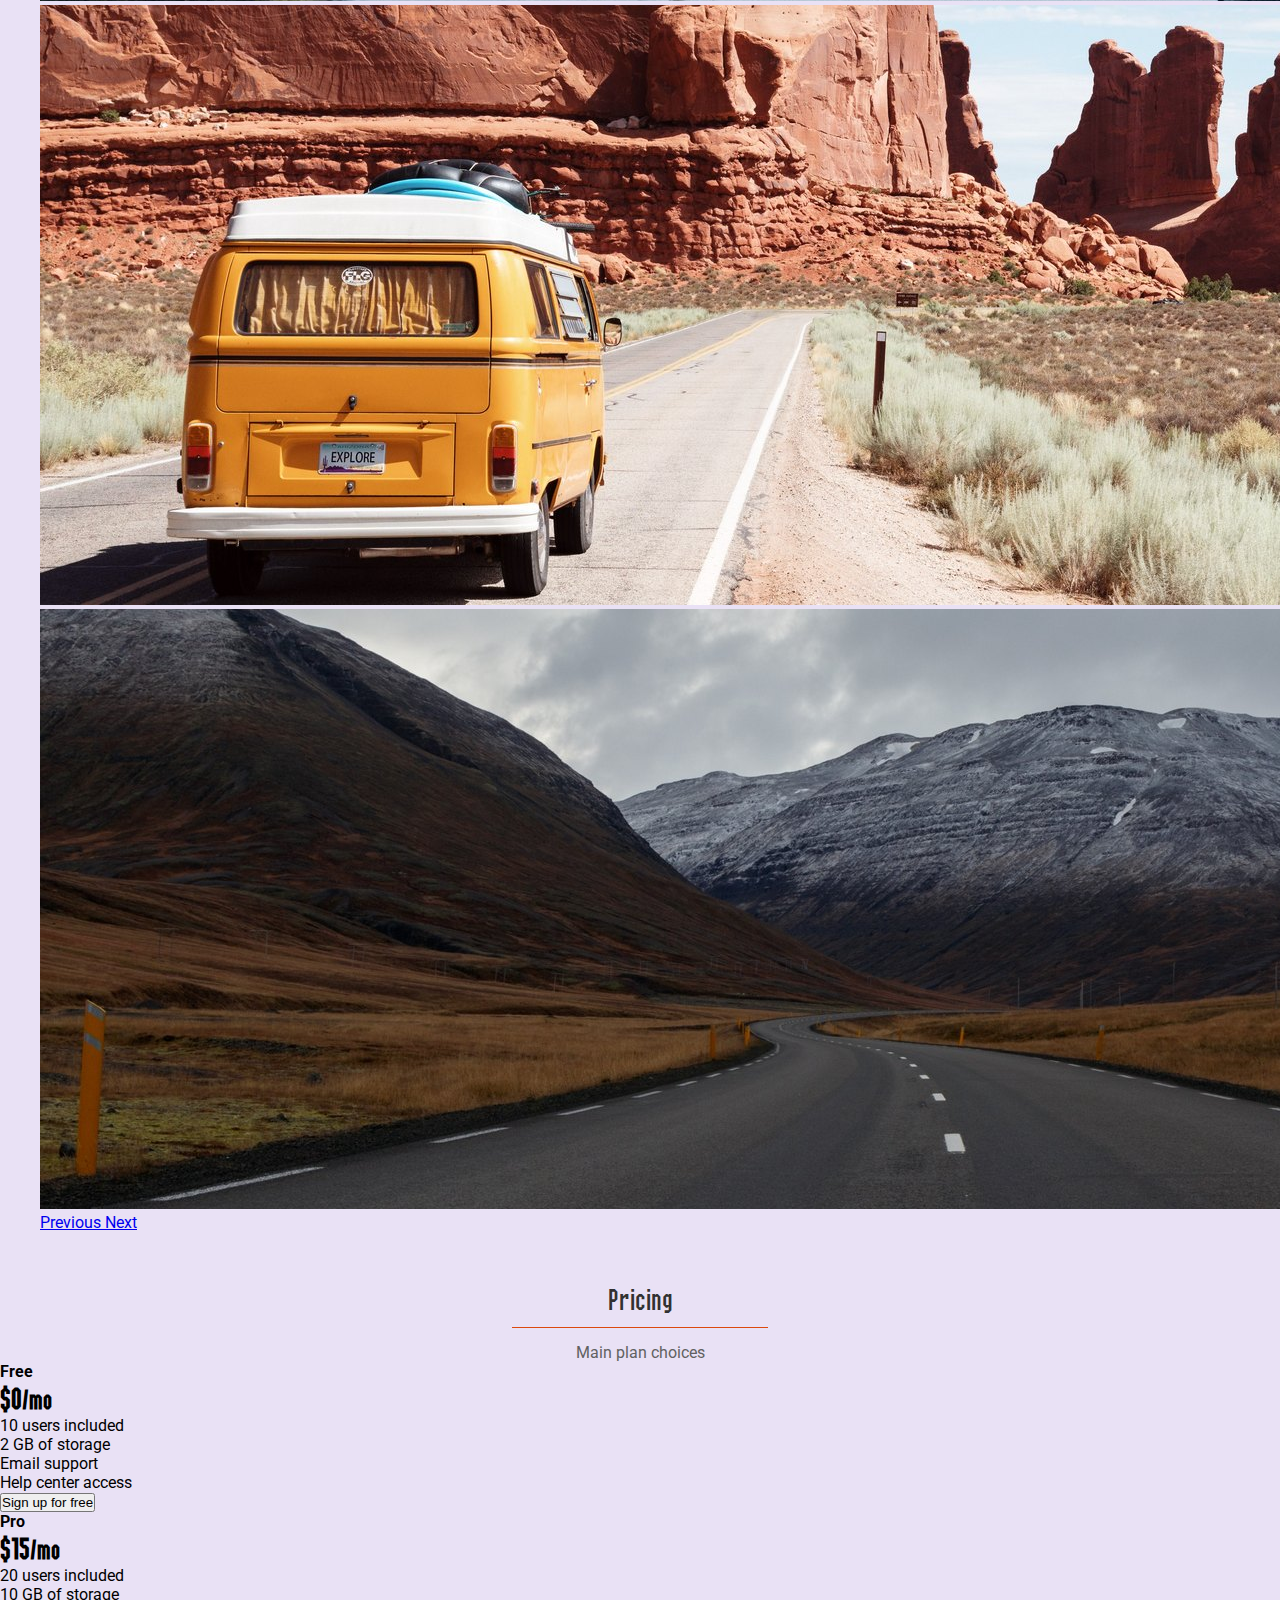
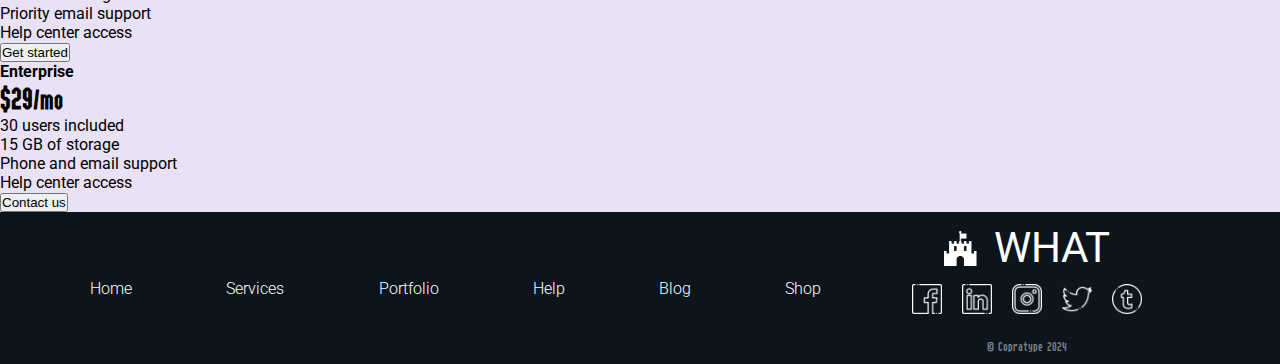
<file: gallery.html>
<!DOCTYPE html>
<html lang="en" dir="ltr">
    <head>
        <meta charset = "utf-8">

        <title>Gallery</title>

        <link rel="stylesheet" type="text/css" href="css/style.css">
        <link rel="stylesheet" type="text/css" href="css/fonts.css">
        <link rel="stylesheet" type="text/css" href="css/gallery.css">


        <link href="https://fonts.googleapis.com/css?family=Roboto:300,400,500&display=swap&subset=cyrillic" rel="stylesheet">
        <link rel="stylesheet" href="https://cdn.jsdelivr.net/npm/bootstrap@4.1.3/dist/css/bootstrap.min.css" integrity="sha384-MCw98/SFnGE8fJT3GXwEOngsV7Zt27NXFoaoApmYm81iuXoPkFOJwJ8ERdknLPMO" crossorigin="anonymous">

        <script src="https://code.jquery.com/jquery-3.5.1.min.js"></script>

        <script src="js/script.js"></script>
        <script src="js/slider.js"></script>

        <script src="https://stackpath.bootstrapcdn.com/bootstrap/4.1.3/js/bootstrap.min.js" integrity="sha384-ChfqqxuZUCnJSK3+MXmPNIyE6ZbWh2IMqE241rYiqJxyMiZ6OW/JmZQ5stwEULTy" crossorigin="anonymous"></script>

        <meta name="viewport" content="width=device-width, initial-scale=1">
        
    </head>
    <body>
        <header>
            <nav id="topNav">
                <img src="img/fort-icon.png" alt="">
                <ul class="menu">
                    <li><a href="index.html" class="menu-element" title="Home">Home</a></li>
                    <li><a href="#services" class="menu-element" data-link="services" title="Area?">Services</a></li>
                    <li><a href="gallery.html" class="menu-element" title="Free">Portfolio</a></li>
                    <li><a href="contacts.html" class="menu-element" title="Help">Help</a></li> 
                    <li><a href="blog.html" class="menu-element" title="Blog">Blog</a></li> 
                    <li><a href="shop.html" class="menu-element" title="Shop">Shop</a></li> 
                </ul>
                <div id="hamburger" class="icon">&#9776;</div>
            </nav>
        </header>
        <main>
            <section id="top">
                <img class="top-image top-image-sub" src="img/03.jpg" alt="">
            </section>
            <section class="slider-section">
                <h1 class="main-title">Our works</h1>
                <div class="delimiter"></div>
                <p class="main-title-description">List of images in slider</p>
                <div class="slider-container">
                    
                    <div class="slider-image"></div>
                    <div class="slider-arrow left"></div>
                    <div class="slider-arrow right"></div>
                </div>
            </section>
            <section class="slider-section">
                <h1 class="main-title">Our works</h1>
                <div class="delimiter"></div>
                <p class="main-title-description">List of images in slider</p>
                <div id="carouselExampleIndicators" class="carousel slide" data-ride="carousel">
                    <ol class="carousel-indicators">
                        <li data-target="#carouselExampleIndicators" data-slide-to="0" class="active"></li>
                        <li data-target="#carouselExampleIndicators" data-slide-to="1"></li>
                        <li data-target="#carouselExampleIndicators" data-slide-to="2"></li>
                    </ol>
                    <div class="carousel-inner">
                        <div class="carousel-item active">
                            <img src="img/slider/bootstrap01.jpg" class="d-block w-100" alt="...">
                        </div>
                        <div class="carousel-item">
                            <img src="img/slider/bootstrap02.jpg" class="d-block w-100" alt="...">
                        </div>
                        <div class="carousel-item">
                            <img src="img/slider/bootstrap03.jpg" class="d-block w-100" alt="...">
                        </div>
                    </div>
                    <a class="carousel-control-prev" href="#carouselExampleIndicators" role="button" data-slide="prev">
                        <span class="carousel-control-prev-icon" aria-hidden="true"></span>
                        <span class="visually-hidden">Previous</span>
                    </a>
                    <a class="carousel-control-next" href="#carouselExampleIndicators" role="button" data-slide="next">
                        <span class="carousel-control-next-icon" aria-hidden="true"></span>
                        <span class="visually-hidden">Next</span>
                    </a>
                </div>
            </section>
            <section class="container">
                <h1 class="main-title">Pricing</h1>
                <div class="delimiter"></div>
                <p class="main-title-description">Main plan choices</p>
                <div class="row row-cols-1 row-cols-md-3 my-5 text-center">
                    <div class="col">
                      <div class="card mb-4 rounded-3 shadow-sm">
                        <div class="card-header py-3">
                          <h4 class="my-0 fw-normal">Free</h4>
                        </div>
                        <div class="card-body">
                          <h1 class="card-title pricing-card-title">$0<small class="text-muted fw-light">/mo</small></h1>
                          <ul class="list-unstyled mt-3 mb-4">
                            <li>10 users included</li>
                            <li>2 GB of storage</li>
                            <li>Email support</li>
                            <li>Help center access</li>
                          </ul>
                          <button type="button" class="w-100 btn btn-lg btn-outline-primary">Sign up for free</button>
                        </div>
                      </div>
                    </div>
                    <div class="col">
                      <div class="card mb-4 rounded-3 shadow-sm">
                        <div class="card-header py-3">
                          <h4 class="my-0 fw-normal">Pro</h4>
                        </div>
                        <div class="card-body">
                          <h1 class="card-title pricing-card-title">$15<small class="text-muted fw-light">/mo</small></h1>
                          <ul class="list-unstyled mt-3 mb-4">
                            <li>20 users included</li>
                            <li>10 GB of storage</li>
                            <li>Priority email support</li>
                            <li>Help center access</li>
                          </ul>
                          <button type="button" class="w-100 btn btn-lg btn-primary">Get started</button>
                        </div>
                      </div>
                    </div>
                    <div class="col">
                      <div class="card mb-4 rounded-3 shadow-sm border-primary">
                        <div class="card-header py-3 text-white bg-primary border-primary">
                          <h4 class="my-0 fw-normal">Enterprise</h4>
                        </div>
                        <div class="card-body">
                          <h1 class="card-title pricing-card-title">$29<small class="text-muted fw-light">/mo</small></h1>
                          <ul class="list-unstyled mt-3 mb-4">
                            <li>30 users included</li>
                            <li>15 GB of storage</li>
                            <li>Phone and email support</li>
                            <li>Help center access</li>
                          </ul>
                          <button type="button" class="w-100 btn btn-lg btn-primary">Contact us</button>
                        </div>
                      </div>
                    </div>
                  </div>
            </section>
        </main>  
        <footer>
            <nav>
                <ul>
                    <li><a href="index.html" class="menu-element" title="Home">Home</a></li>
                    <li><a href="#services" class="menu-element" data-link="services" title="Area?">Services</a></li>
                    <li><a href="gallery.html" class="menu-element" title="Free">Portfolio</a></li>
                    <li><a href="contacts.html" class="menu-element" title="Help">Help</a></li> 
                    <li><a href="blog.html" class="menu-element" title="Blog">Blog</a></li> 
                    <li><a href="shop.html" class="menu-element" title="Shop">Shop</a></li> 
                </ul>
                <div>
                    <div class="brand">
                        <img src="img/fort-icon.png" alt="Website logo">
                        <span>WHAT</span>
                    </div>
                    <div class="social">
                        <a href="#" title="Facebook" target="_blank">
                            <img class="social-img" src="img/social/001-facebook.png" alt="Facebook">
                        </a>
                        <a href="#" title="LinkedIn" target="_blank">
                            <img class="social-img" src="img/social/004-linkedin.png" alt="LinkedIn">
                        </a>
                        <a href="#" title="Instagram" target="_blank">
                            <img class="social-img" src="img/social/005-instagram.png" alt="Instagram">
                        </a>
                        <a href="#" title="Twitter" target="_blank">
                            <img class="social-img" src="img/social/007-twitter.png" alt="Twitter">
                        </a>
                        <a href="#" title="Tumblr" target="_blank">
                            <img class="social-img" src="img/social/010-tumblr.png" alt="Tumblr">
                        </a>
                    </div>
                    <div class="copyright">© Copratype 2024</div>
                </div>
            </nav>
        </footer> 
    </body>
</html>
</file>
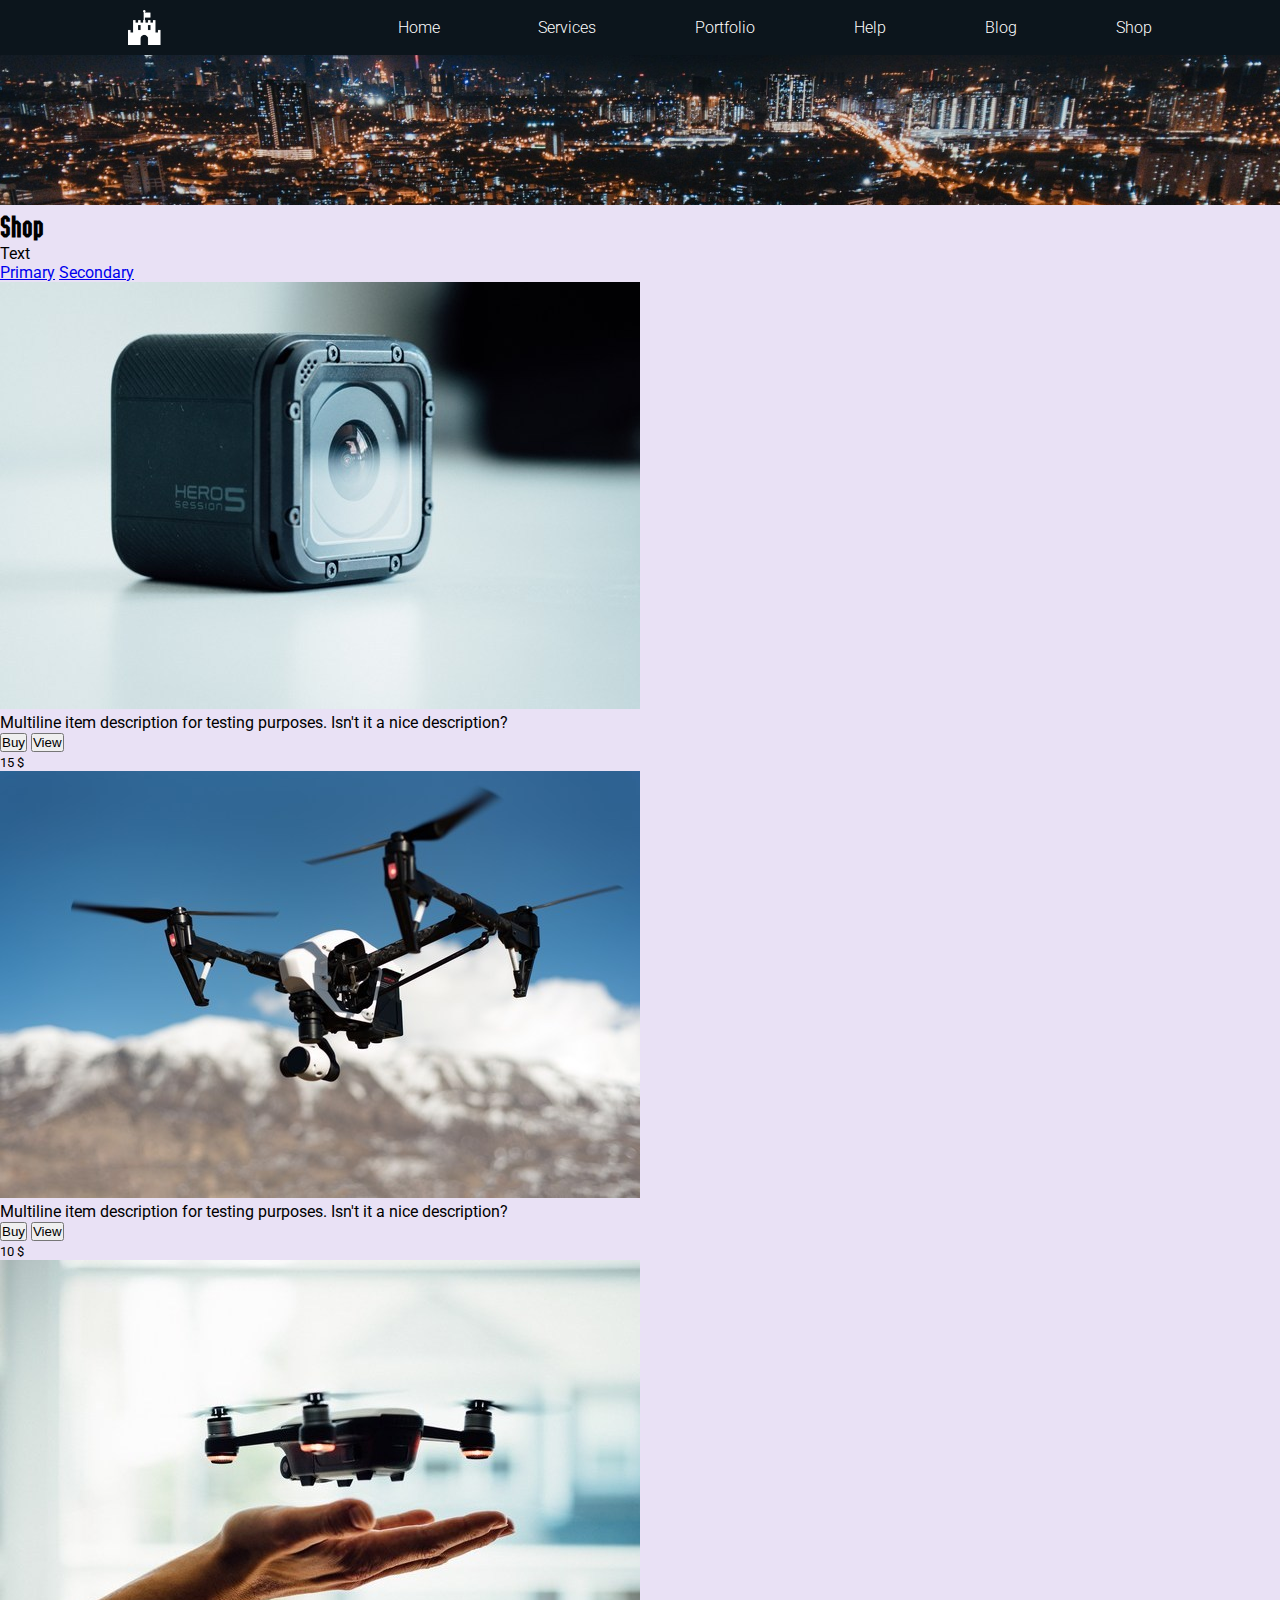
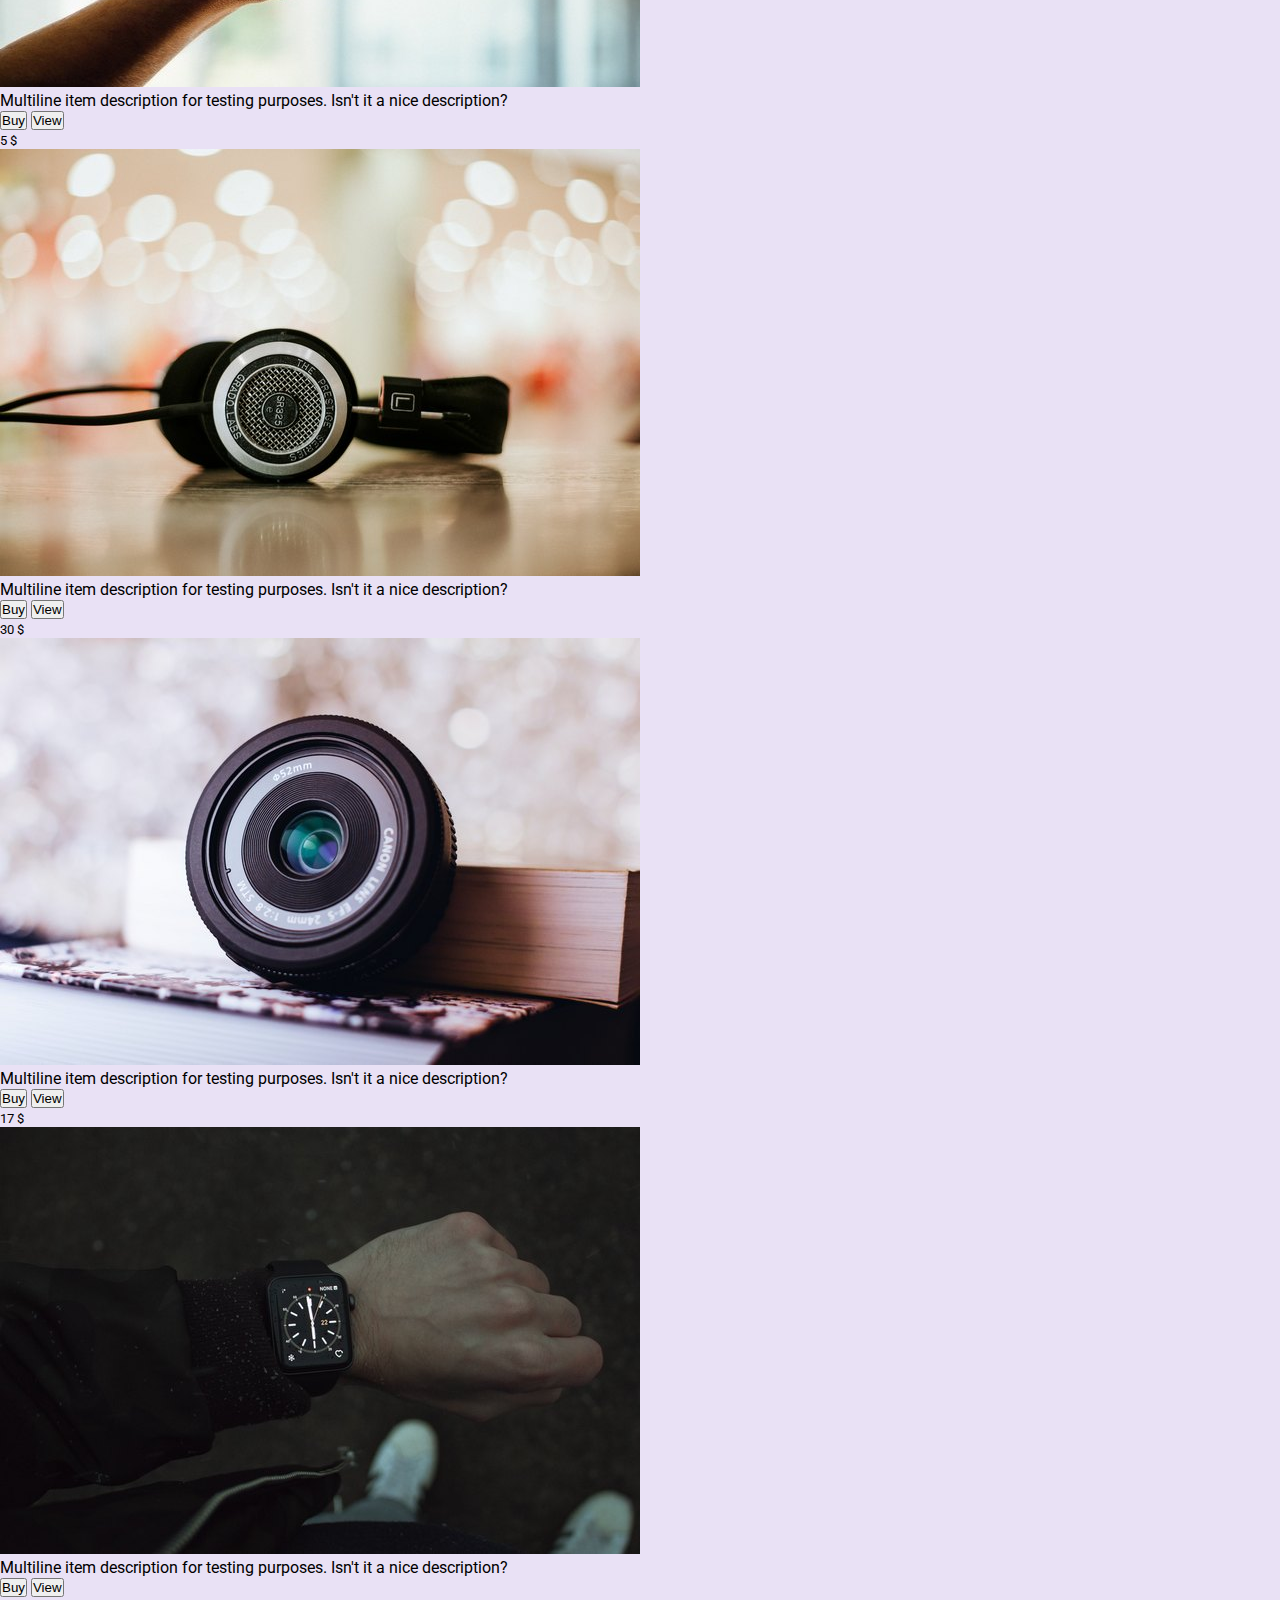
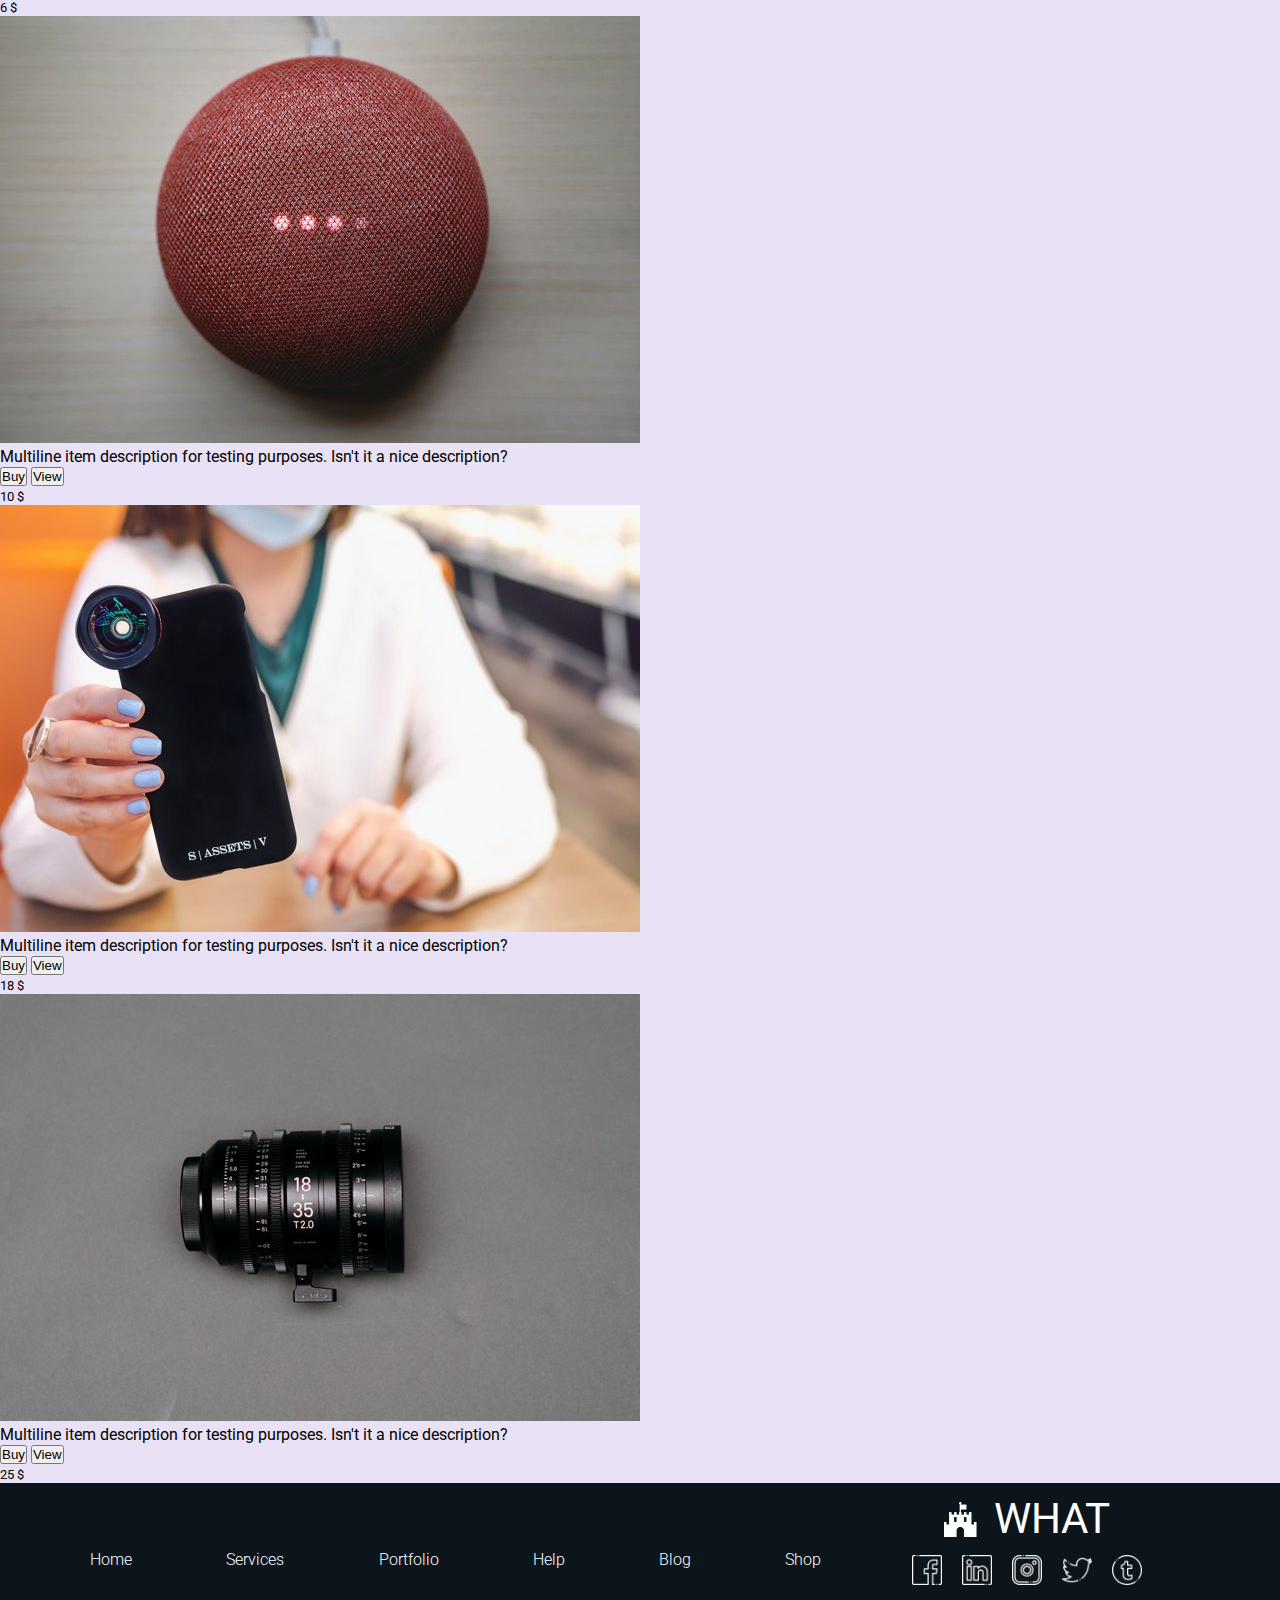
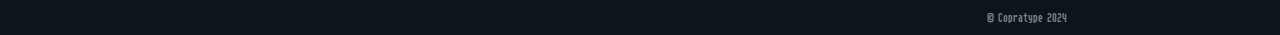
<file: shop.html>
<!DOCTYPE html>
<html lang="en" dir="ltr">
    <head>
        <meta charset = "utf-8">

        <title>Shop</title>

        <link rel="stylesheet" type="text/css" href="css/style.css">
        <link rel="stylesheet" type="text/css" href="css/fonts.css">
        <link rel="stylesheet" type="text/css" href="css/gallery.css">


        <link href="https://fonts.googleapis.com/css?family=Roboto:300,400,500&display=swap&subset=cyrillic" rel="stylesheet">
        <link rel="stylesheet" href="https://cdn.jsdelivr.net/npm/bootstrap@4.1.3/dist/css/bootstrap.min.css" integrity="sha384-MCw98/SFnGE8fJT3GXwEOngsV7Zt27NXFoaoApmYm81iuXoPkFOJwJ8ERdknLPMO" crossorigin="anonymous">

        <script src="https://code.jquery.com/jquery-3.5.1.min.js"></script>

        <script src="js/script.js"></script>

        <script src="https://stackpath.bootstrapcdn.com/bootstrap/4.1.3/js/bootstrap.min.js" integrity="sha384-ChfqqxuZUCnJSK3+MXmPNIyE6ZbWh2IMqE241rYiqJxyMiZ6OW/JmZQ5stwEULTy" crossorigin="anonymous"></script>

        <meta name="viewport" content="width=device-width, initial-scale=1">
        
    </head>
    <body>
        <header>
            <nav id="topNav">
                <img src="img/fort-icon.png" alt="">
                <ul class="menu">
                    <li><a href="index.html" class="menu-element" title="Home">Home</a></li>
                    <li><a href="#services" class="menu-element" data-link="services" title="Area?">Services</a></li>
                    <li><a href="gallery.html" class="menu-element" title="Free">Portfolio</a></li>
                    <li><a href="contacts.html" class="menu-element" title="Help">Help</a></li>
                    <li><a href="blog.html" class="menu-element" title="Blog">Blog</a></li> 
                    <li><a href="shop.html" class="menu-element" title="Shop">Shop</a></li> 
                </ul>
                <div id="hamburger" class="icon">&#9776;</div>
            </nav>
        </header>
        <main>
            <section id="top">
                <img class="top-image top-image-sub" src="img/03.jpg" alt="">
            </section>
            <section class="py-5 text-center container">
                <div class="row py-lg-5">
                    <div class="col-lg-6 col-md-8 mx-auto">
                        <h1 class="font-weight-light">Shop</h1>
                        <p class="lead text-muted">
                            Text
                        </p>
                        <a href="#" class="btn btn-primary my-2">Primary</a>
                        <a href="#" class="btn btn-secondary my-2">Secondary</a>
                    </div>
                </div>
            </section>
            <section class="album py-5 bg-dark">
                <div class="container">
                    <div class="row row-cols-3 row-cols-sm-2 row-cols-md-3 g-3">
                        <div class="col">
                            <div class="card my-3 shadow-sm">
                                <img class="w-100" src="img/shop/item1.jpg" alt="">
                                <div class="card-body">
                                    <p class="card-text">
                                        Multiline item description for testing purposes. 
                                    Isn't it a nice description?
                                    </p>
                                    <div class="d-flex justify-content-between align-items-center">
                                        <div class="btn-group">
                                            <button type="button" class="btn btn-sm btn-outline-primary">Buy</button>
                                            <button type="button" class="btn btn-sm btn-outline-secondary">View</button>
                                        </div>
                                    </div>
                                    <small class="text-muted">15 $</small>
                                </div>
                            </div>
                        </div>
                        <div class="col">
                            <div class="card my-3 shadow-sm">
                                <img class="w-100" src="img/shop/item2.jpg" alt="">
                                <div class="card-body">
                                    <p class="card-text">
                                        Multiline item description for testing purposes. 
                                    Isn't it a nice description?
                                    </p>
                                    <div class="d-flex justify-content-between align-items-center">
                                        <div class="btn-group">
                                            <button type="button" class="btn btn-sm btn-outline-primary">Buy</button>
                                            <button type="button" class="btn btn-sm btn-outline-secondary">View</button>
                                        </div>
                                    </div>
                                    <small class="text-muted">10 $</small>
                                </div>
                            </div>
                        </div>
                        <div class="col">
                            <div class="card my-3 shadow-sm">
                                <img class="w-100" src="img/shop/item3.jpg" alt="">
                                <div class="card-body">
                                    <p class="card-text">
                                        Multiline item description for testing purposes. 
                                    Isn't it a nice description?
                                    </p>
                                    <div class="d-flex justify-content-between align-items-center">
                                        <div class="btn-group">
                                            <button type="button" class="btn btn-sm btn-outline-primary">Buy</button>
                                            <button type="button" class="btn btn-sm btn-outline-secondary">View</button>
                                        </div>
                                    </div>
                                    <small class="text-muted">5 $</small>
                                </div>
                            </div>
                        </div>
                    </div>
                    <div class="row row-cols-3 row-cols-sm-2 row-cols-md-3 g-3">
                        <div class="col">
                            <div class="card my-3 shadow-sm">
                                <img class="w-100" src="img/shop/item4.jpg" alt="">
                                <div class="card-body">
                                    <p class="card-text">
                                        Multiline item description for testing purposes. 
                                    Isn't it a nice description?
                                    </p>
                                    <div class="d-flex justify-content-between align-items-center">
                                        <div class="btn-group">
                                            <button type="button" class="btn btn-sm btn-outline-primary">Buy</button>
                                            <button type="button" class="btn btn-sm btn-outline-secondary">View</button>
                                        </div>
                                    </div>
                                    <small class="text-muted">30 $</small>
                                </div>
                            </div>
                        </div>
                        <div class="col">
                            <div class="card my-3 shadow-sm">
                                <img class="w-100" src="img/shop/item5.jpg" alt="">
                                <div class="card-body">
                                    <p class="card-text">
                                        Multiline item description for testing purposes. 
                                    Isn't it a nice description?
                                    </p>
                                    <div class="d-flex justify-content-between align-items-center">
                                        <div class="btn-group">
                                            <button type="button" class="btn btn-sm btn-outline-primary">Buy</button>
                                            <button type="button" class="btn btn-sm btn-outline-secondary">View</button>
                                        </div>
                                    </div>
                                    <small class="text-muted">17 $</small>
                                </div>
                            </div>
                        </div>
                        <div class="col">
                            <div class="card my-3 shadow-sm">
                                <img class="w-100" src="img/shop/item6.jpg" alt="">
                                <div class="card-body">
                                    <p class="card-text">
                                        Multiline item description for testing purposes. 
                                    Isn't it a nice description?
                                    </p>
                                    <div class="d-flex justify-content-between align-items-center">
                                        <div class="btn-group">
                                            <button type="button" class="btn btn-sm btn-outline-primary">Buy</button>
                                            <button type="button" class="btn btn-sm btn-outline-secondary">View</button>
                                        </div>
                                    </div>
                                    <small class="text-muted">6 $</small>
                                </div>
                            </div>
                        </div>
                    </div>
                    <div class="row row-cols-3 row-cols-sm-2 row-cols-md-3 g-3">
                        <div class="col">
                            <div class="card my-3 shadow-sm">
                                <img class="w-100" src="img/shop/item7.jpg" alt="">
                                <div class="card-body">
                                    <p class="card-text">
                                        Multiline item description for testing purposes. 
                                    Isn't it a nice description?
                                    </p>
                                    <div class="d-flex justify-content-between align-items-center">
                                        <div class="btn-group">
                                            <button type="button" class="btn btn-sm btn-outline-primary">Buy</button>
                                            <button type="button" class="btn btn-sm btn-outline-secondary">View</button>
                                        </div>
                                    </div>
                                    <small class="text-muted">10 $</small>
                                </div>
                            </div>
                        </div>
                        <div class="col">
                            <div class="card my-3 shadow-sm">
                                <img class="w-100" src="img/shop/item8.jpg" alt="">
                                <div class="card-body">
                                    <p class="card-text">
                                        Multiline item description for testing purposes. 
                                    Isn't it a nice description?
                                    </p>
                                    <div class="d-flex justify-content-between align-items-center">
                                        <div class="btn-group">
                                            <button type="button" class="btn btn-sm btn-outline-primary">Buy</button>
                                            <button type="button" class="btn btn-sm btn-outline-secondary">View</button>
                                        </div>
                                    </div>
                                    <small class="text-muted">18 $</small>
                                </div>
                            </div>
                        </div>
                        <div class="col">
                            <div class="card my-3 shadow-sm">
                                <img class="w-100" src="img/shop/item9.jpg" alt="">
                                <div class="card-body">
                                    <p class="card-text">
                                        Multiline item description for testing purposes. 
                                    Isn't it a nice description?
                                    </p>
                                    <div class="d-flex justify-content-between align-items-center">
                                        <div class="btn-group">
                                            <button type="button" class="btn btn-sm btn-outline-primary">Buy</button>
                                            <button type="button" class="btn btn-sm btn-outline-secondary">View</button>
                                        </div>
                                    </div>
                                    <small class="text-muted">25 $</small>
                                </div>
                            </div>
                        </div>
                    </div>
                </div>
            </section>
        </main>  
        <footer>
            <nav>
                <ul>
                    <li><a href="index.html" class="menu-element" title="Home">Home</a></li>
                    <li><a href="#services" class="menu-element" data-link="services" title="Area?">Services</a></li>
                    <li><a href="gallery.html" class="menu-element" title="Free">Portfolio</a></li>
                    <li><a href="contacts.html" class="menu-element" title="Help">Help</a></li> 
                    <li><a href="blog.html" class="menu-element" title="Blog">Blog</a></li> 
                    <li><a href="shop.html" class="menu-element" title="Shop">Shop</a></li> 
                </ul>
                <div>
                    <div class="brand">
                        <img src="img/fort-icon.png" alt="Website logo">
                        <span>WHAT</span>
                    </div>
                    <div class="social">
                        <a href="#" title="Facebook" target="_blank">
                            <img class="social-img" src="img/social/001-facebook.png" alt="Facebook">
                        </a>
                        <a href="#" title="LinkedIn" target="_blank">
                            <img class="social-img" src="img/social/004-linkedin.png" alt="LinkedIn">
                        </a>
                        <a href="#" title="Instagram" target="_blank">
                            <img class="social-img" src="img/social/005-instagram.png" alt="Instagram">
                        </a>
                        <a href="#" title="Twitter" target="_blank">
                            <img class="social-img" src="img/social/007-twitter.png" alt="Twitter">
                        </a>
                        <a href="#" title="Tumblr" target="_blank">
                            <img class="social-img" src="img/social/010-tumblr.png" alt="Tumblr">
                        </a>
                    </div>
                    <div class="copyright">© Copratype 2024</div>
                </div>
            </nav>
        </footer> 
    </body>
</html>
</file>
<file: css/style.css>
* {
    margin: 0;
    padding: 0;
    box-sizing: border-box;
}
body { 
    background: #e9e1f5;
    font-family: "Roboto", "OpenSans-Light", Arial, Helvetica, sans-serif;
    font-weight: 400;
}
header, footer { background: #0c151c } 
header {
    position: sticky;
    top: 0;
    z-index: 2;
}
header nav{
    display: flex;
    justify-content: space-between;
    max-width: 100%;
    margin: auto;
    padding: 10px 10%;
}
header ul {
    font-weight: 300;  
    justify-content: flex-end;
    display: flex;
    align-items: center;
    flex: 1;
}
header li {
    display: inline-block;
    color: #ffffff;
    margin: 0 0 0 10%;
}
header nav img {
    width: 35px;
}

header nav a, footer nav a {
    color: #ffffff;
    text-decoration: none;
    border-bottom: 1px solid transparent;
    transition: border 250ms ease-in-out;
   }
header nav a:hover, footer nav a:hover {
    border-bottom: 1px solid #ffffff;
   }
  
.top-image { width: 100%; }
.top-image-sub {
    height: 150px;
    object-fit: cover;
}

.services {
    text-align: center;
    margin: 50px 0;
   }
   .main-title {
    text-align: center;
    font-style: 32px;
    font-weight: 400;
    color: #313131;
}
.main-title-description {
    color: #616161;
    text-align: center;
}
   .delimiter {
    width: 20%;
    margin: 10px auto 15px;
    height: 1px;
    background: #dc490e;
   }
   .services p {
    color: #616161;
   }
.services-container {
    padding: 20px 0;
    width: 100%;
    margin: 25px 0;
    display: flex;
    justify-content: center;
}
.container-row {
    text-align: center;
    max-width: 100%;
    margin: 0 auto;
    display: flex;
    justify-content: space-between;
    flex-wrap: wrap;
    padding: 0 30px;
}
.row-item {
    width: 30%;
    margin: 25px 0;
}
.row-item img {
    width: 90px;
    opacity: 0.75;
}
.row-item h2 {
    font-weight: 400;
    font-size: 26px;
    margin: 8px 0;
}
.icon {
    display: none;
}

.portfolio-container {
    margin: 50px 0;
    display: flex;
    flex-wrap: wrap;
   }
   .portfolio-item {
        background-size: cover;
        background-position: center;
        width: 33.33%;
        height: 250px;
        display: flex;
        align-items: center;
   }
   .description-container {
        padding: 20px;
        display: flex;
        flex-direction: column;
        justify-content: center;
        text-align: center;
        opacity: 0;
        height: 0;
        background: #2d2f31;
        transition: all 250ms ease-in-out;
}

.portfolio-item:hover .description-container {
    opacity: 0.8;
    height: 100%; 
    cursor: pointer;
}

.portfolio-title, .portfolio-description {
    color: white; 
}

.portfolio-title {
    font-weight: 400;
    font-size: 22px;
    margin-bottom: 5px;
}

.overlay {
    margin: 80px 0;
    padding: 80px 30px;
    background: #2d2f31 url('../img/04.jpg') no-repeat;
    background-size: cover;
    text-align: center;
    background-attachment: fixed;
    position: relative;
    z-index: 1;
}
.overlay::before {
    position: absolute;
    top: 0;
    left: 0;
    width: 100%;
    height: 100%;
    background: #081808;
    content: "";
    transition: all .4s ease;
    opacity: 0.3;
    z-index: -1;
}
.common-button {
    border: 1px solid #2d2f31;
    background-color: transparent;
    padding: 15px 25px;
    border-radius: 4px;
    color: #2d2f31;
    font-size: 20px;
    cursor: pointer;
    margin-top: 30px;
    transition: all 250ms ease;
}
.common-button:hover {
    color: #fff;
    background-color: #5e5063;
}
.black-back .common-button {
    border-color: #e9e1f5;
    color: #9b94a4;
}

.black-back .common-button:hover {
    border-color: #e9e1f5;
    color: #fff;
}

.black-back .main-title {
    color: #fff;
}
.black-back .main-title-description {
    color: #fff;
}

.contact-form {
    max-width: 960px;
    padding: 0 30px;
    margin: 50px auto;
    display: flex;
    justify-content: space-around;
    flex-wrap: wrap;
}
.contact-form .col {
    width: 50%;
    margin-bottom: 25px;
}
.contact-form .col:nth-child(odd) {
    border-right: none;
}
.contact-form .row-col {
    width: 100%;
    margin-bottom: 25px;
}
.contact-form input, .contact-form textarea {
    border: 1px solid #afafaf;
    padding: 15px;
}

.contact-form .submit {
    background: #917b99;
    color: #fff;
    font-size: 16px;
    font-weight: 300;
    font-family: inherit;
    border-radius: 4px;
    cursor: pointer;
    transition: all 250ms ease-in-out;
}
.contact-form .submit:hover {
    background: #5e5063;
}
.contact-form .submit:active {
    background: #deb5ed;
}

.contact-form .check {
    color: #616161;
    text-align: center;
}
.contact-form .check a {
    color: #ce4141;
}


footer nav {
    display: flex;
    flex-direction: space-between;
    align-items: center;
    padding: 10px 0;
    max-width: 90%;
}

.brand span {
    font-size: 42px;
    font-weight: 400;
    color: #fff;
    font-family: "Roboto", "OpenSans-Light", Arial, Helvetica, sans-serif;
    line-height: 1;
    margin-left: 15px;
}
.brand img {
    width: 35px;
}
.brand,
.social {
    display: flex;
    align-items: center;
    justify-content: center;
    margin-top: 5px;
}

.social a {
    margin: 10px;
}
.social img {
    width: 30px;
}

footer ul {
    padding: 10px 0;
    font-weight: 300;  
    flex: 1;
    align-items: flex-start;
}
footer li {
    display: inline-block;
    color: #ffffff;
    margin: 10px 0 10px 10%;
}

.copyright {
    font-size: 14px;
    margin-top: 10px;
    text-align: center;
    color: #ffffff7d;
    font-family: "CustomFont", "Roboto", "OpenSans-Light", Arial, Helvetica, sans-serif;
}

.popup-container {
    position: fixed;
    z-index: 3;
    background: rgba(0, 0, 0, 0);
    top: 0;
    right: 0;
    left: 0;
    bottom: -1500px;
    display: flex;
    justify-content: center;
    align-items: center;
    transition: all 250ms ease;
}
.popup-container.ready {
    background: rgba(0, 0, 0, 0.5);
    bottom: 0;
}
.popup {
    background: white;
    border-radius: 10px;
    padding: 15px 15px 35px;
    max-width: 75%;
    box-shadow: 0 0 0 10px rgba(0, 0, 0, 0.5);
    cursor: pointer;
}

.testimonials {
    margin: 80px;
}
.testimonials-container {
    max-width: 960px;
    margin: auto;
    overflow: hidden;
}
.testimonials-inner {
    display: flex;
    padding: 40px 0 25px;
    transition: transform 350ms ease-in-out;
}
.testimonials-card {
    box-shadow: 0 0 8px rgba(0, 0, 0, 0.2);
    width: 47%;
    flex-shrink: 0;
    margin: 15px;
    border-radius: 7px;
    padding: 15px;
    color: #454546;
}
.card-img {
    width: 60px;
    border-radius: 50%;
    margin-right: 30px;
}
.card-row {
    display: flex;
    margin-bottom: 15px;
    align-items: center;
}
.card-head span {
    line-height: 1.5em;
    color: #c1c1c1;
}
.testimonials-controls {
    display: flex;
}
.control-item {
    flex-direction: row;
    flex: 1;
    margin: 15px 10px;
    height: 6px;
    border-radius: 3px;
    transition: background-color 250ms ease;
    background: lightgray;
    cursor: pointer;
}
.control-item:hover {
    background-color: gray;
}
.control-item.active {
    cursor: default;
    background-color: rebeccapurple;
}


.about-us {
    color: #454546
}
.about-container {
    max-width: 960px;
    margin: 80px auto;
}
.about-row {
    display: flex;
    align-items: center;
}
.about-column {
    width: 50%;
    padding: 0 15px;
}
.about-column img {
    width: 100%;
}
.about-us h2, .about-us h3, .about-us p {
    margin-bottom: 15px;
}
.about-contact {
    display: flex;
}
.about-contact span {
    margin-bottom: 7px;
}
.about-contact span:first-child {
    flex: 1;
}
.about-contact span:last-child {
    color: #ce416e;
    font-weight: 600;
    flex: 3;
} 

.achievement-container {
    background-color: #a561c0;
    color: white;
    max-width: 100%;
    margin: 80px auto;
}
.achievement-row {
    display: flex;
    align-items: center;
    padding: 70px 0;
}
.achievement-column {
    width: 25%;
    padding: 0 15px;
}
.single-achievement {
    text-align: center;
}
.single-achievement p {
    font-size: 18px;
}
.counter {
    font-size: 40px;
    font-weight: 600;
}
.countup {
    display: inline-block;
}

.map {
    margin: 50px 0;
}
.map .main-title-description {
    margin-bottom: 30px;
}

@media screen and (max-width: 992px){
    .portfolio-item {
        width: 50%;
    }       
    .icon {
        display: flex;
        margin: auto 0;
        color: white;
        padding: 5px 10px;
        cursor: pointer;
        border: 1px solid white;
        border-radius: 4px;
        font-size: 20px; 
    }
    header nav li {
        display: none;
        padding: 15px 0;
    }
    .row-item {
        width: 45%
    }

    header ul {
        position: absolute;
        left: 0;
        right: 0;
        background: #0c151c;
        height: 0px;
        top: 57px; 
        transition: all 250ms ease-in-out;
        flex-direction: column;
    }
    .responsive ul {
        height: 200px;
    }
    .responsive li {
        display: inline-block;
    }

    .testimonials {
        margin: 80px 0;
    }
    .testimonials-container {
        max-width: 760px;
    }
    .testimonials-card {
        width: 350px;
    }

    .about-container {
        max-width: 450px;
    }
    .about-row {
        flex-direction: column;
    }
    .about-column {
        width: 100%;
    }
    .content-left {
        margin-bottom: 25px;
    }

    .achievement-row {
        flex-direction: column;
        padding: 40px 0;
    }
    .achievement-column {
        width: 100%;
    }
    .single-achievement {
        margin: 20px 0;
    }
    .counter {
        font-size: 32px;
    }
}
@media screen and (max-width: 768px){
    .container-row {
        flex-direction: column;
    }
    .row-item {
        width: unset
    }
    .testimonials-container {
        max-width: 550px;
    }
    .testimonials-card {
        width: 250px;
    }
}

@media screen and (max-width: 576px) {
    .portfolio-item { width: 100%; }

    .contact-form .col:nth-child(odd) {
        border: 1px solid #afafaf;
    }
    .contact-form .col {
        width: 100%;
        margin-bottom: 15px;
    }
    .contact-form .submit {
        font-size: 14px;
    }
    footer nav {
        display: flex;
        flex-direction: column;
        align-items: center;
        flex-wrap: wrap;
        padding: 10px 0;
        max-width: 100%;
    }
    footer ul {
        padding: 10px 0;
        font-weight: 300;  
        flex: 1;
        align-items: center;
        justify-content: center;
    }
    footer li {
        width: 50%;
        display: inline-block;
        color: #ffffff;
        margin: 10px 10% 10px 10%;
    }
    .testimonials-container {
        max-width: 100%;
        padding: 0 15px;
    }
    .testimonials-inner {
        transform: translate(0px) !important;
        flex-direction: column;
    }
    .testimonials-card {
        width: auto;
    }
    .testimonials-controls {
        display: none;
    }
}


h1,h2,h3
{
    font-family: "CustomFont", Arial, Helvetica, sans-serif;
    font-weight: 800;
}
</file>
<file: css/fonts.css>
@font-face {
  font-family: "OpenSans-Light";
  src: url("../fonts/OpenSans-Light.ttf") format("truetype");
  font-style: normal;
  font-weight: 300;
}

@font-face {
  font-family: "OpenSans-Light";
  src: url("../fonts/OpenSans-Regular.ttf") format("truetype");
  font-style: normal;
  font-weight: 400;
}

@font-face {
  font-family: "OpenSans-Light";
  src: url("../fonts/OpenSans-Semibold.ttf") format("truetype");
  font-style: normal;
  font-weight: 600;
}

@font-face {
  font-family: "CustomFont";
  src: url("../fonts/CustomFont.ttf") format("truetype");
  font-style: normal;
  font-weight: 400;
}
</file>
<file: css/blog.css>
body { 
    background: #e9e1f5;
    font-family: "Roboto", "OpenSans-Light", Arial, Helvetica, sans-serif;
    font-weight: 400;
}
.blog-article {
    display: flex;
    max-width: 100%;
    margin: 70px auto 30px;
}
.blog-container {
    flex: 2;
    padding: 30px 15px;
}
.blog-aside {
    flex: 1;
    padding: 30px 15px;
}

.blog-card {
    background: #f7f7f7;
    margin: 0 auto 50px;
    box-shadow: 2px 2px 5px rgba(0, 0, 0, 0.3);
    border-radius: 12px;
    overflow: hidden;
}
.blog-cover {
    background: lightgray center no-repeat;
    background-image: url("../img/blog/05.jpg");
    background-size: cover;
    height: 200px;
}
.blog-body {
    padding: 27px;
}
.blog-title {
    margin-bottom: 25px;
    line-height: 1.5em;
    color: #464646;
}
.blog-title h2 {
    font-weight: 100;
    font-size: 30px;
    line-height: 1.3em;
}

.blog-tags ul {
    display: flex;
    justify-content: flex-start;
    list-style: none;
    background: lightgray;
    padding: 10px;
    border-radius: 5px;
    margin: 25px 0;
}
.blog-tags li {
    padding: 0 5px 0 0;
}
.blog-tags a {
    text-decoration: none;
    color: #464646;
    border: 1px solid gray;
    border-radius: 5px;
    padding: 3px 10px;
    font-size: 14px;
    background: white;
    transition: all 250ms ease;
    box-shadow: 2px 2px 5px #000;
}
.blog-tags a:hover {
    border: 1px solid #464646;
    box-shadow: 2px 2px 4px rgba(0, 0, 0, 0.2);
}

.blog-footer {
    border-top: 1px solid lightgray;
    padding: 12px 0;
    display: flex;
    justify-content: flex-end;
    text-transform: uppercase;
    font-size: 14px;
    font-weight: 400;
    color: gray;
}

.aside-search, .aside-recent {
    background: #f7f7f7;
    box-shadow: 2px 2px 5px rgba(0, 0, 0, 0.3);
    border-radius: 12px;
    padding: 45px 25px 50px;
    margin-bottom: 50px;
}

.search-title {
    font-size: 25px;
    color: #454546;
}

.search-delimiter {
    width: 100px;
    margin: 25px 0 37px;
    height: 1px;
    background: rgba(206, 65, 110, 0.74);
}

.search-text, .search-do {
    border: 1px solid #ab41ce;
    padding: 15px;
    border-radius: 6px;
}
.search-text {
    width: 80%;
}
.search-do {
    background: #ab41ce;
    color: white;
    cursor: pointer;
}

.recent-item:not(:last-child) {
    margin-bottom: 25px;
    border-bottom: 1px solid lightgray;
    padding-bottom: 15px;
}
.recent-item p {
    color: #454546;
    font-weight: 600;
    margin-bottom: 15px;
    cursor: pointer;
    transition: color 250ms ease;
}
.recent-item p:hover {
    color: #ab41ce;
}
.recent-item span {
    color: #454546;
    font-size: 14px;
}


@media screen and (max-width: 992px) {
    .blog-container {
        max-width: 600px;
        flex-direction: column;
    }
}

@media screen and (max-width: 768px) {
    
}

@media screen and (max-width: 576px) {
    
}

h1,h2,h3
{
    font-family: "CustomFont", Arial, Helvetica, sans-serif;
    font-weight: 800;
}
</file>
<file: css/gallery.css>
.slider-section {
    margin: 50px 0;
}
.slider-container {
    min-width: 1200px;
    height: 375px;
    margin: 50px auto;
    position: relative;
}
.slider-image {
    height: 100%;
    width: 100%;
    background-image: url("../img/slider/bootstrap01.jpg");
    background-position: center center;
    background-size: cover;
}
.slider-arrow {
    position: absolute;
    top: 0;
    bottom: 0;
    cursor: pointer;
    width: 30%;
    opacity: 0;
    transition: opacity 350ms ease-in-out;
}
.slider-arrow.left {
    left: 0;
    background: linear-gradient(90deg, rgba(0,18,36,1) 0%, rgba(0, 212, 255, 0) 100%);
}
.slider-arrow.right {
    right: 0;
    background: linear-gradient(-90deg, rgba(0,18,36,1) 0%, rgba(0, 212, 255, 0) 100%);
}
.slider-container:hover .slider-arrow {
    opacity: 1;
}
.carousel {
    max-width: 1200px;
    margin: 50px auto;
}

body { 
    background: #e9e1f5 !important;
    font-family: "Roboto", "OpenSans-Light", Arial, Helvetica, sans-serif;
    font-weight: 400;
}
h1,h2,h3
{
    font-family: "CustomFont", Arial, Helvetica, sans-serif !important;
    font-weight: 800;
}
</file>
